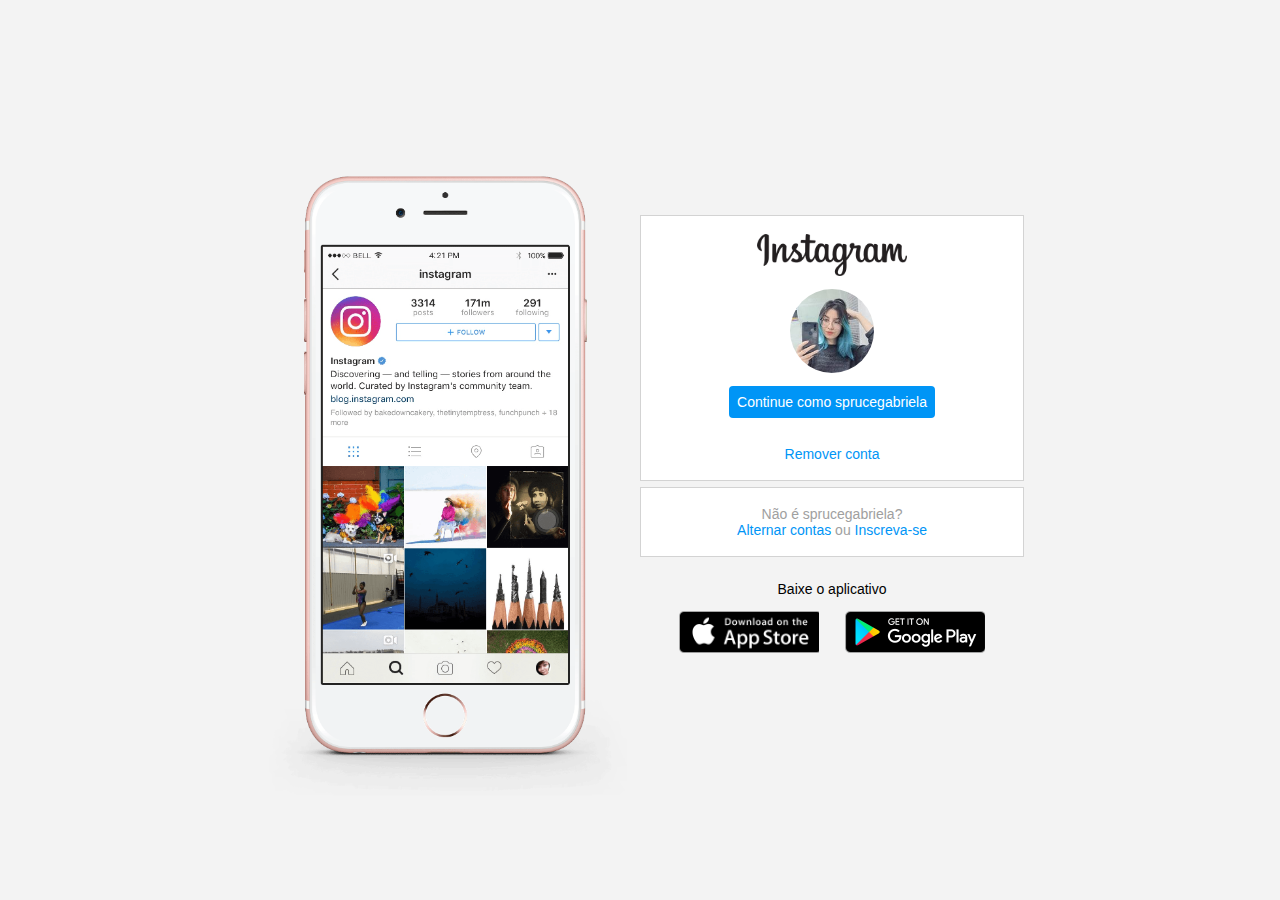
<file: Módulo 2 - HTML-CSS-JS/instagram-dio-master/index.html>
<!DOCTYPE html>
<html lang="en">
<head>
    <meta charset="UTF-8">
    <meta name="viewport" content="width=device-width, initial-scale=1.0">
    <link rel="stylesheet" href="style.css">
    <title>Instagram</title>
</head>
<body>
    <div class="instagram-wrapper">
        <div class="instagram-phone">
            <img src="./img/instagram-celular.png" alt="celular">
        </div>
        <div class="instagram-continue">
            <div class="group">
                <img src="./img/instagram-logo.png" class="instagram-logo" alt="instagram logo">
                <div class="profile-photo">
                    <img src="./img/perfil-instagram.jpg" alt="foto de perfil">
                </div>
                <a href="#" class="instagram-login">Continue como sprucegabriela</a>
                <a href="#" class="instagram-logout">Remover conta</a>
            </div>
            <div class="group">
                <p class="not-account">Não é sprucegabriela?</p>
                <p class="not-account">
                    <span class="link-blue">Alternar contas</span>
                    ou
                    <span class="link-blue">Inscreva-se</span>
                </p>
            </div>
            <div class="get-the-app">
                <p class="get-app">Baixe o aplicativo</p>
                <div class="download">
                    <a href="#" class="app-download"></a>
                    <a href="#" class="app-download"></a>
                </div>
            </div>
        </div>
    </div>
</body>
</html>
</file>
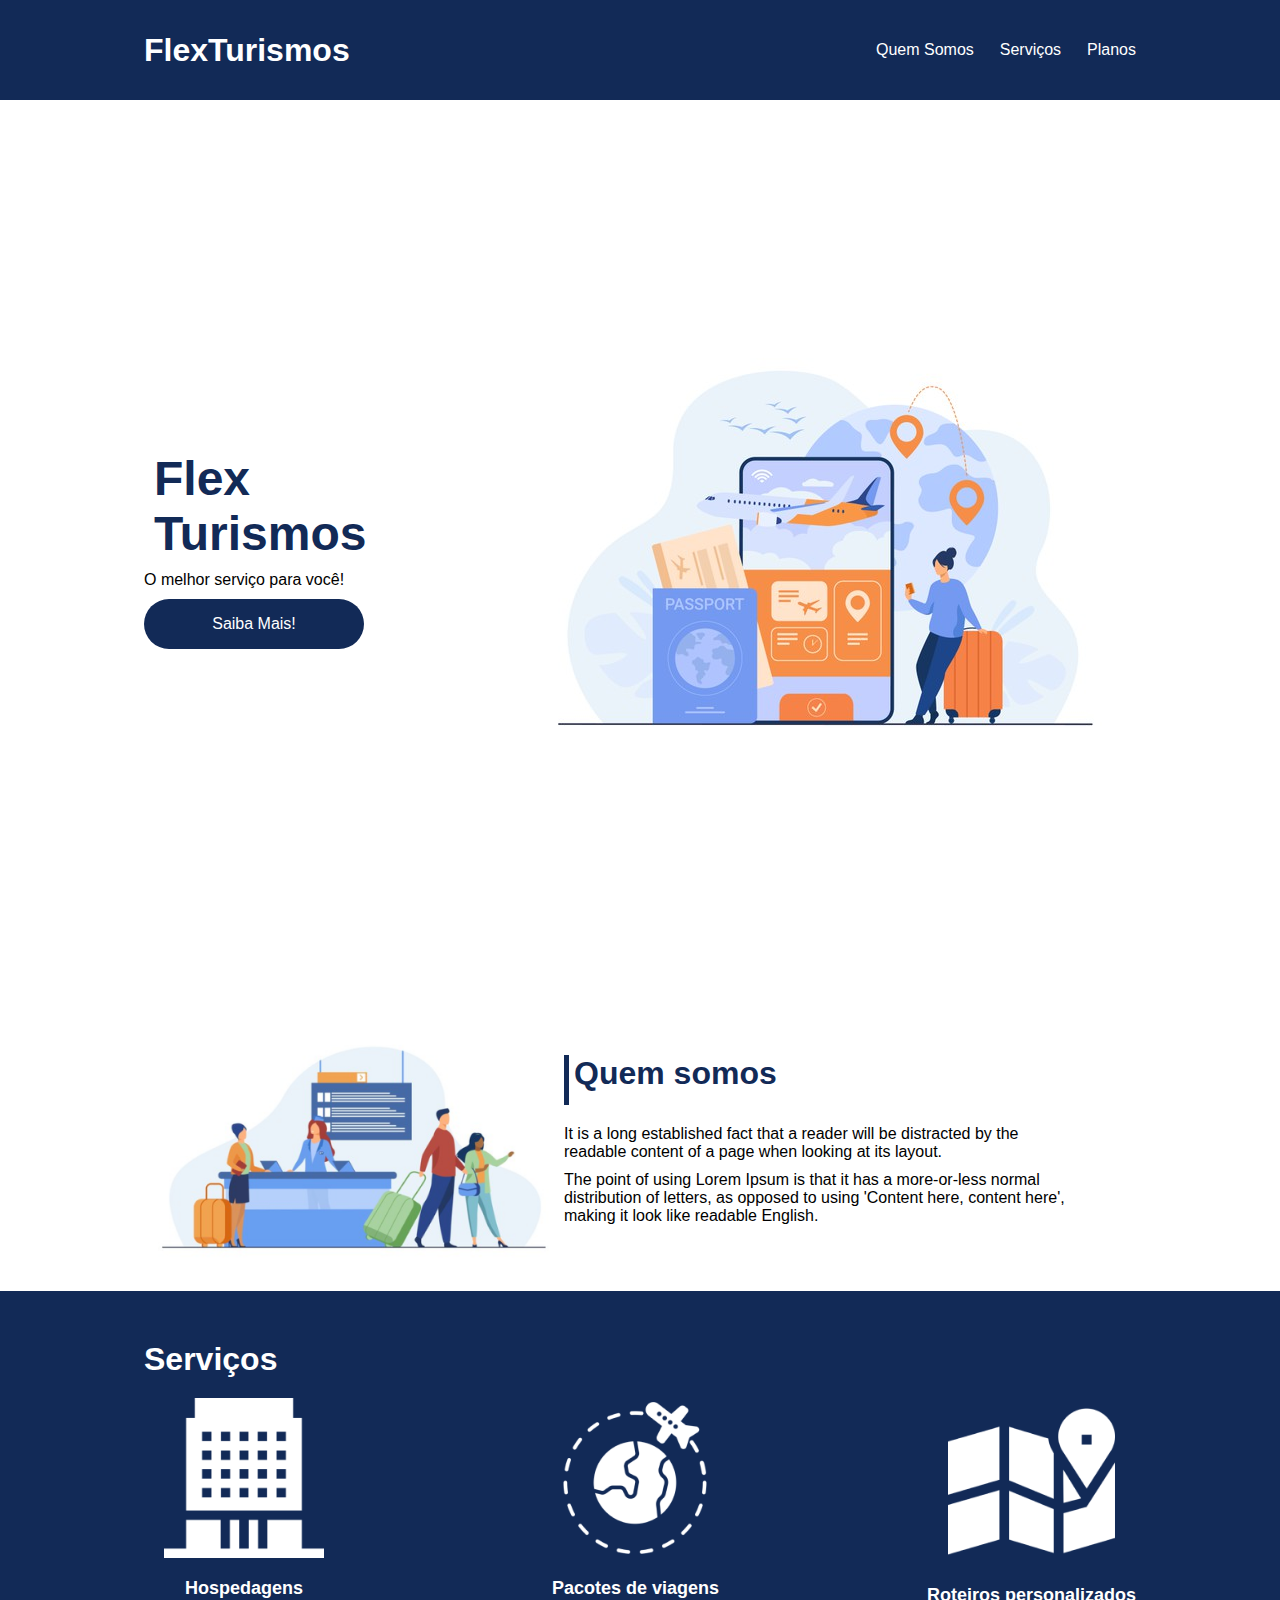
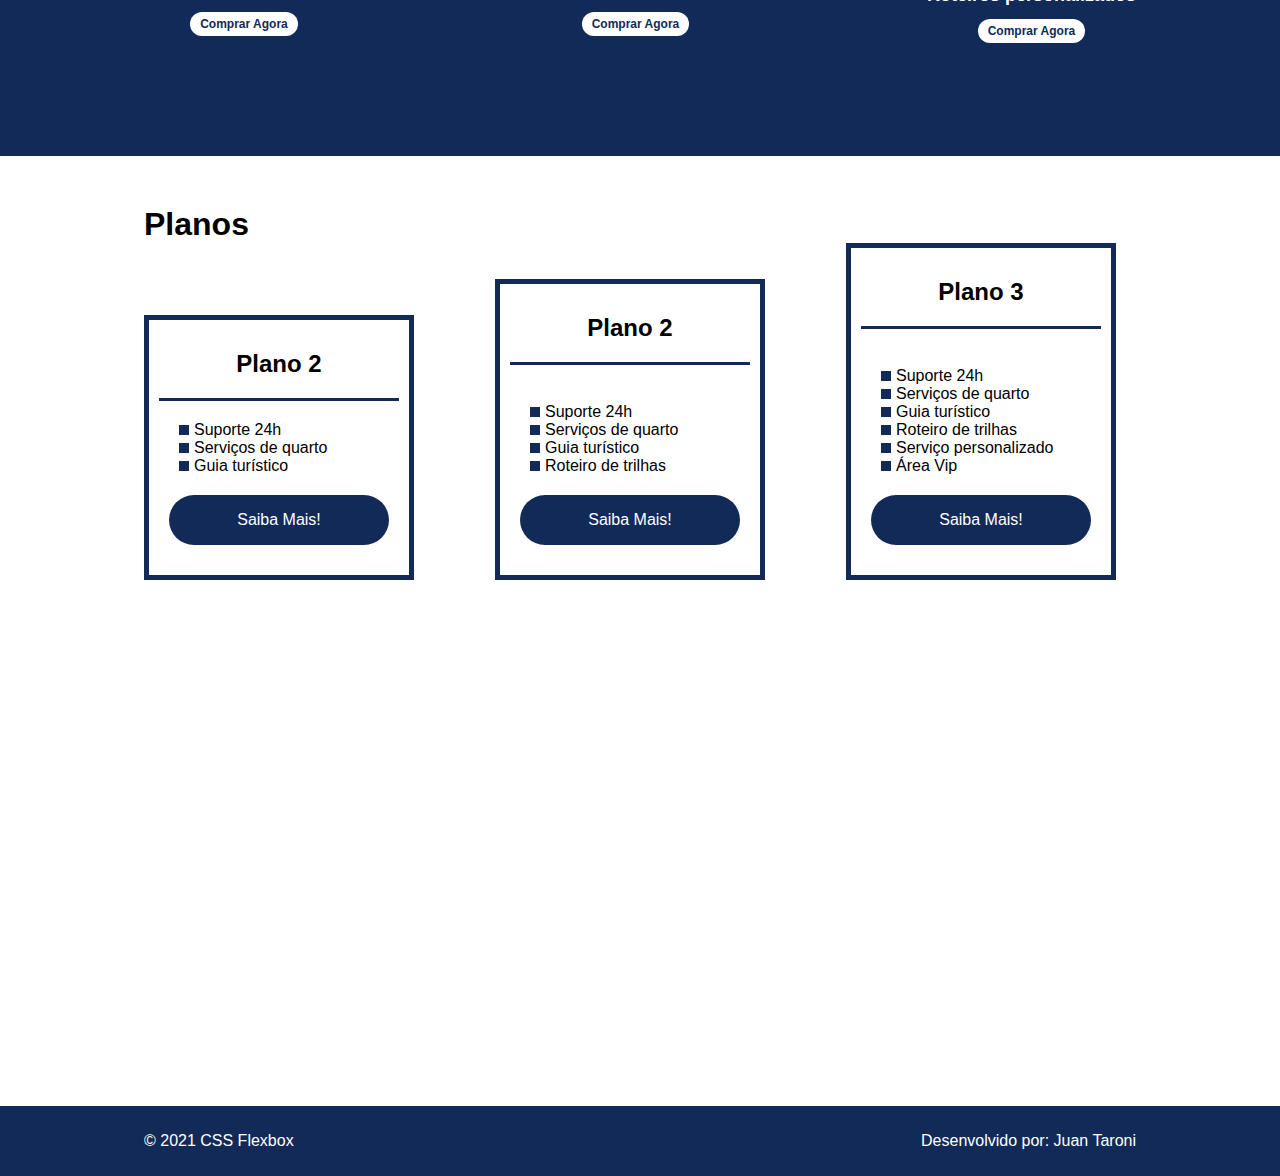
<file: Módulo 2 - HTML-CSS-JS/Posicionando Elementos com Flexbox em CSS/project-flexbox-dio-master/flex-projeto/index.html>
<!DOCTYPE html>
<html lang="pt-br">
<head>
    <meta charset="UTF-8">
    <meta name="viewport" content="width=device-width, initial-scale=1.0">
    <title>Flex Turismos</title>
    <link rel="stylesheet" href="./style.css">
    <link rel="preconnect" href="https://fonts.googleapis.com">
    <link rel="preconnect" href="https://fonts.gstatic.com" crossorigin>
    <link href="https://fonts.googleapis.com/css2?family=Open+Sans:ital,wght00,300;0,400;0,600;0,700;1,300;1,400;1,6006display=swap">
</head>
<body>
    <header>
        <div class="flex-container menu">
            <div><h1>FlexTurismos</h1></div>
            <ul class="list-items">
                <li><a href="#quem-somos">Quem Somos</a></li>
                <li><a href="#servicos">Serviços</a></li>
                <li><a href="#planos">Planos</a></li>
            </ul>
        </div>
    </header>

    <div class="flex-container apresentação">
        <div class="texto-apresentação">
            <h1>Flex <br>Turismos</h1>
            <p>O melhor serviço para você!</p>
            <a href="" class="btn">Saiba Mais!</a>
        </div>

        <div>
            <div><img src="./images/0-main.png" alt="banner de apresentação"></div>
        </div>
    </div>

    <div class="flex-container" id="quem-somos">
        <div>
            <h2>Quem somos</h2>
            <p>It is a long established fact that a reader will be distracted by the readable content of a page when looking at its layout. </p>
            <p>The point of using Lorem Ipsum is that it has a more-or-less normal distribution of letters, as opposed to using 'Content here, content here', making it look like readable English.</p>
        </div>

        <div>
            <img src="./images/1-quem-somos.png" alt="balcão de atendimento">
        </div>
    </div>

    <div class="container-externo">
        <div class="flex-container" id="serviços">
            <div>
                <h2>Serviços</h2>
            </div>

            <div class="list-serviços">
                <div class="item-serviço">
                    <div><img src="./images/icon-2.png" alt="hospedagens"></div>
                    <p>Hospedagens</p>
                    <a href="#">Comprar Agora</a>
                </div>

                <div class="item-serviço">
                <div><img src="./images/icon-1.png" alt="pacote de viagens"></div>
                <p>Pacotes de viagens</p>
                <a href="#">Comprar Agora</a>
                </div>

                <div class="item-serviço">
                    <div><img src="./images/icon-3.png" alt="roteiros personalizados"></div>
                    <p>Roteiros personalizados</p>
                    <a href="#">Comprar Agora</a>
                </div>

            </div>
        </div>
    </div>


    <div class="flex-container" id="planos">
        
        <div><h2>Planos</h2></div>
        
        <div class="list-planos">
            <div class="item-plano">
                <h3>Plano 2</h3>
                <ul>
                    <li>Suporte 24h</li>
                    <li>Serviços de quarto</li>
                    <li>Guia turístico</li>
                </ul>
                <a href="#" class="btn">Saiba Mais!</a>
            </div>

            <div class="item-plano">
                <h3>Plano 2</h3>
                <br>
                <ul>
                    <li>Suporte 24h</li>
                    <li>Serviços de quarto</li>
                    <li>Guia turístico</li>
                    <li>Roteiro de trilhas</li>
                </ul>
                <a href="#" class="btn">Saiba Mais!</a>
            </div>

            <div class="item-plano">
                <h3>Plano 3</h3>
                <br>
                <ul>
                    <li>Suporte 24h</li>
                    <li>Serviços de quarto</li>
                    <li>Guia turístico</li>
                    <li>Roteiro de trilhas</li>
                    <li>Serviço personalizado</li>
                    <li>Área Vip</li>
                </ul>
                <a href="#" class="btn">Saiba Mais!</a>
            </div>
        </div>
    </div>

    <footer>
        <div class="flex-container footer">
            <p>&copy; 2021 CSS Flexbox</p>
            <p>Desenvolvido por: Juan Taroni</p>
        </div>
    </footer>
</body>
</html>
</file>
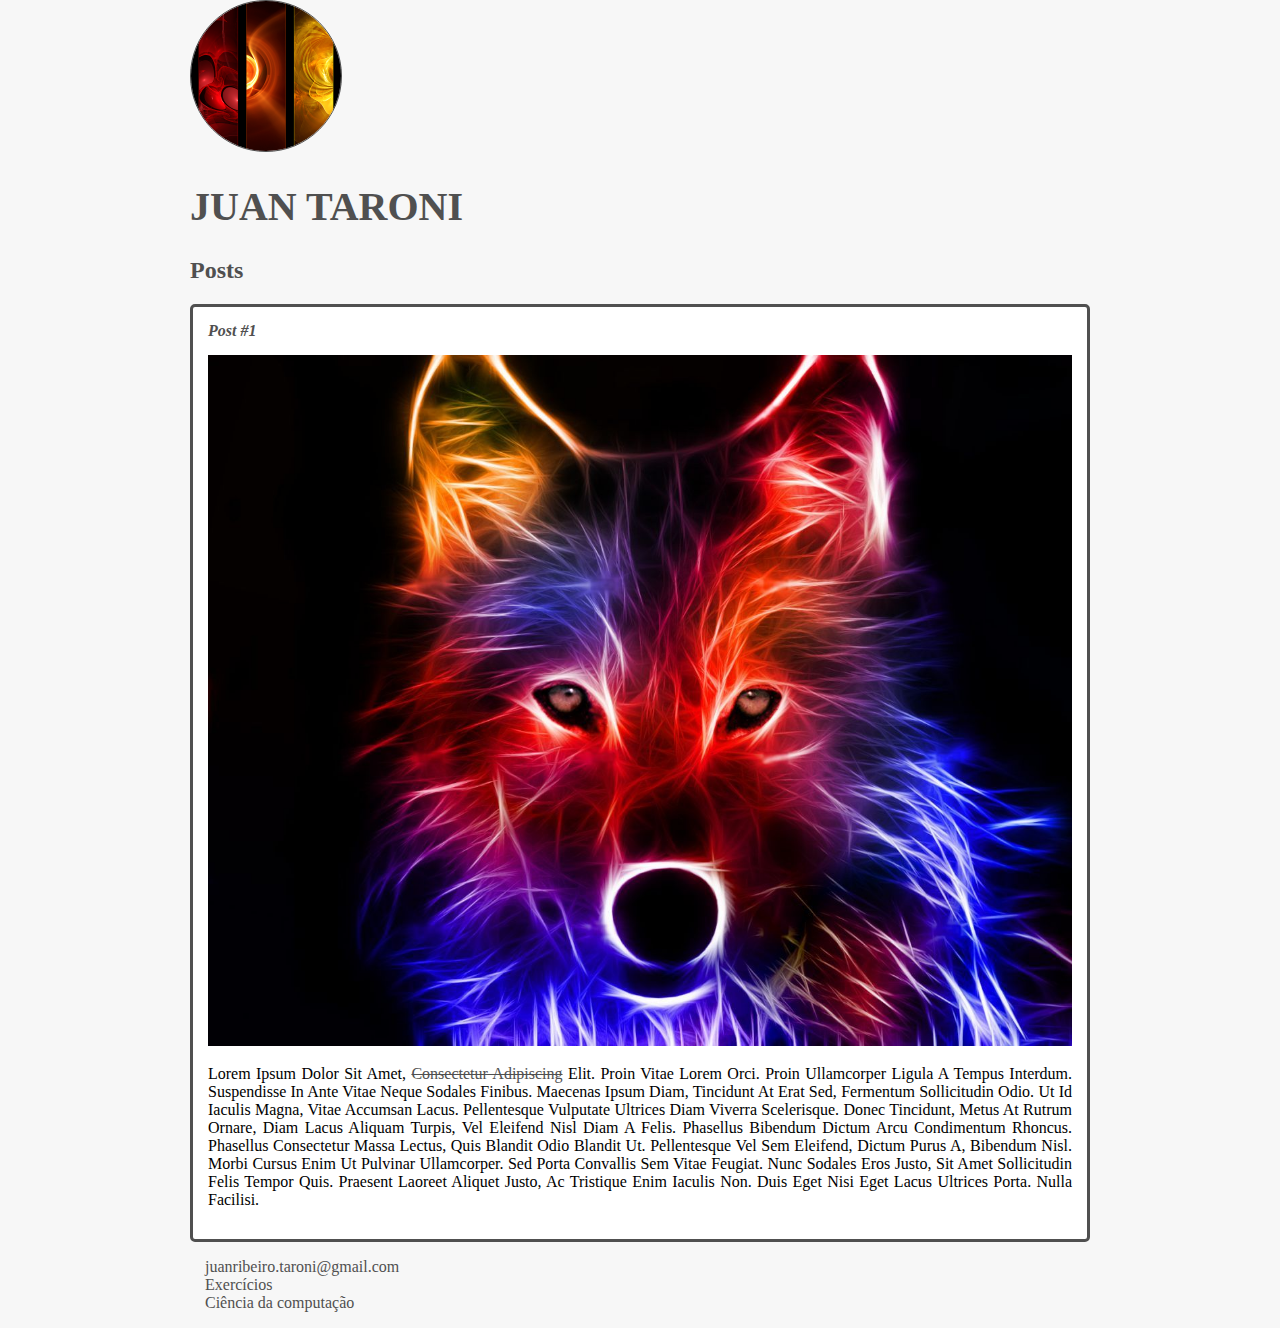
<file: Módulo 2 - HTML-CSS-JS/Introdução ao HTML 5.html>
<!DOCTYPE html>
<html>
    <head>
        <meta charset="utf-8">
        <title>Juan Taroni</title>
        <link rel="stylesheet" href="style.css">
    </head>
    <body>
        <header>
            <img src="cropped-150-150-8788.png" alt="Abstração de cores quentes" class="photo">
            <h1 id="title">Juan Taroni</h1>
        </header>
        <section>
            <header>
                <h2 class="subtitle">Posts</h2>
            </header>
            <article class="post">
                <header>
                    <h3 class="post_title">Post #1</h3>
                    <img src="e4342a4e0e968344b75cf50cf1936c09.jpg" alt="Lobo em neon" class="post_image">
                </header>
                <p class="post_content">
                    Lorem ipsum dolor sit amet, <a href="https://pt.lipsum.com/feed/html" target="_blank">consectetur adipiscing</a> elit. Proin vitae lorem orci. Proin ullamcorper ligula a tempus interdum. Suspendisse in ante vitae neque sodales finibus. Maecenas ipsum diam, tincidunt at erat sed, fermentum sollicitudin odio. Ut id iaculis magna, vitae accumsan lacus. Pellentesque vulputate ultrices diam viverra scelerisque. Donec tincidunt, metus at rutrum ornare, diam lacus aliquam turpis, vel eleifend nisl diam a felis. Phasellus bibendum dictum arcu condimentum rhoncus. Phasellus consectetur massa lectus, quis blandit odio blandit ut. Pellentesque vel sem eleifend, dictum purus a, bibendum nisl. Morbi cursus enim ut pulvinar ullamcorper. Sed porta convallis sem vitae feugiat. Nunc sodales eros justo, sit amet sollicitudin felis tempor quis. Praesent laoreet aliquet justo, ac tristique enim iaculis non. Duis eget nisi eget lacus ultrices porta. Nulla facilisi.
                </p>
            </article>
        </section>
        <footer>
            <ul class="list">
                <li>
                    <a href="mailto:juanribeiro.taroni@gmail.com">juanribeiro.taroni@gmail.com</a>
                    
                </li>
                <li>
                    <a href="https://soexercicios.com.br/">Exercícios</a>
                </li>
                <li>
                    <a href="https://www.computersciencemaster.com.br/">Ciência da computação</a>
                </li>
            </ul>
        </footer>
    </body>
</html>
</file>
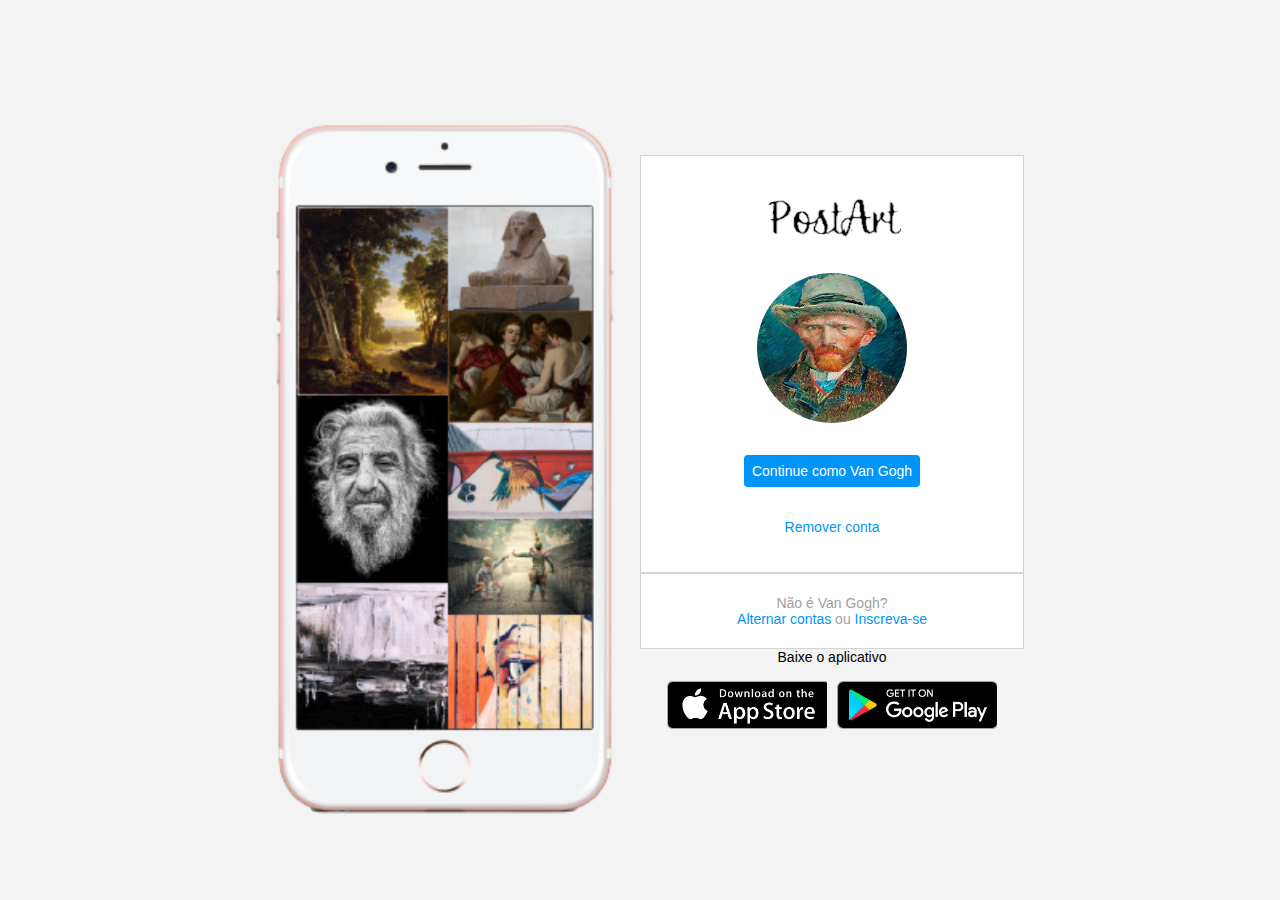
<file: Módulo 2 - HTML-CSS-JS/Projeto Recriando a Interface do Instagram/Post-art(recriando-login-page-do-instagram).html>
<!DOCTYPE html>
<html lang="en">
<head>
    <meta charset="UTF-8">
    <meta name="viewport" content="width=device-width, initial-scale=1.0">
    <link rel="stylesheet" href="style0.css">
    <title>Post-art</title>
</head>
<body>
    <div class="postart-wrapper">
        <div class="postart-celular">
            <img src="./Imagens/Imagem-celular-postart-removebg-preview.png" alt="Celular">
        </div>
        <div class="postart-login">
            <div class="grupo">
                <img src="./Imagens/PostArt-removebg-preview.png" class="postart-logo" alt="postart logo">
                <div class="perfil">
                    <img src="./Imagens/perfil.jpg" alt="Perfil">
                </div>
                <a href="#" class="Continue">Continue como Van Gogh</a>
                <a href="#" class="LogOut">Remover conta</a>
            </div>
            <div class="grupo">
                <p class="sem-conta">Não é Van Gogh?</p>
                <p class="sem-conta">
                    <span class="link">Alternar contas</span>
                    ou
                    <span class="link">Inscreva-se</span>
                </p>
            </div>
            <div class="baixe-o-app">
                <p class="baixe">Baixe o aplicativo</p>
                <div class="download">
                    <a href="#" class="app-download"></a>
                    <a href="#" class="app-download"></a>
                </div>
            </div>    
        </div>
    </div>
</body>
</html>
</file>
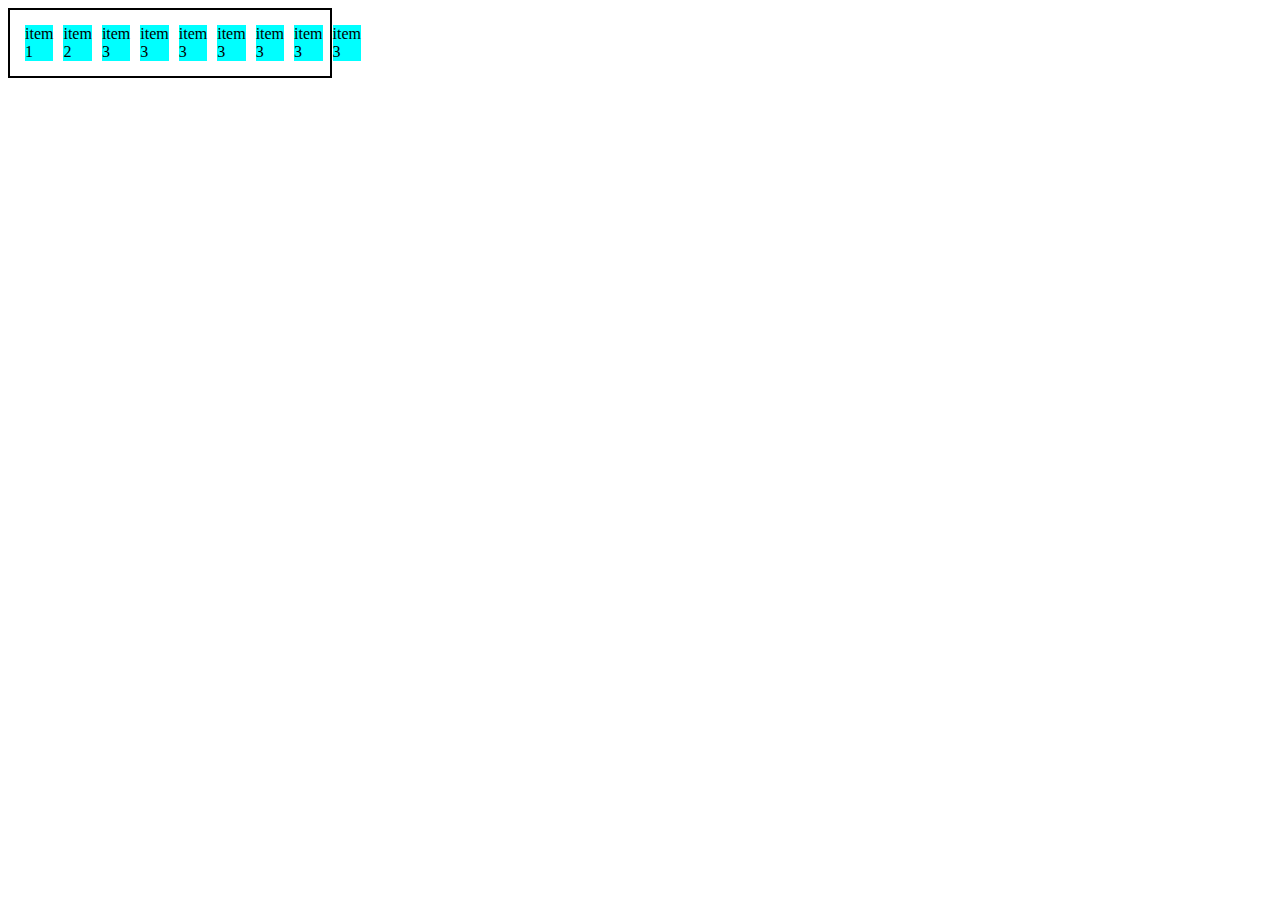
<file: Módulo 2 - HTML-CSS-JS/Posicionando Elementos com Flexbox em CSS/project-flexbox-dio-master/0-display-flex.html>
<!DOCTYPE html>
<html lang="en">
<head>
    <meta charset="UTF-8">
    <meta name="viewport" content="width=device-width, initial-scale=1.0">
    <title>Fundamentos - display flex</title>
    <style>
        .flex{
            max-width: 300px;
            padding: 10px;
            border: 2px solid black;
            display: flex;
        }

        .item{
            background-color: aqua;
            margin: 5px;
        }
    </style>
</head>
<body>
    <div class="flex">
        <div class="item">item 1</div>
        <div class="item">item 2</div>
        <div class="item">item 3</div>
        <div class="item">item 3</div>
        <div class="item">item 3</div>
        <div class="item">item 3</div>
        <div class="item">item 3</div>
        <div class="item">item 3</div>
        <div class="item">item 3</div>
    </div>
</body>
</html>
</file>
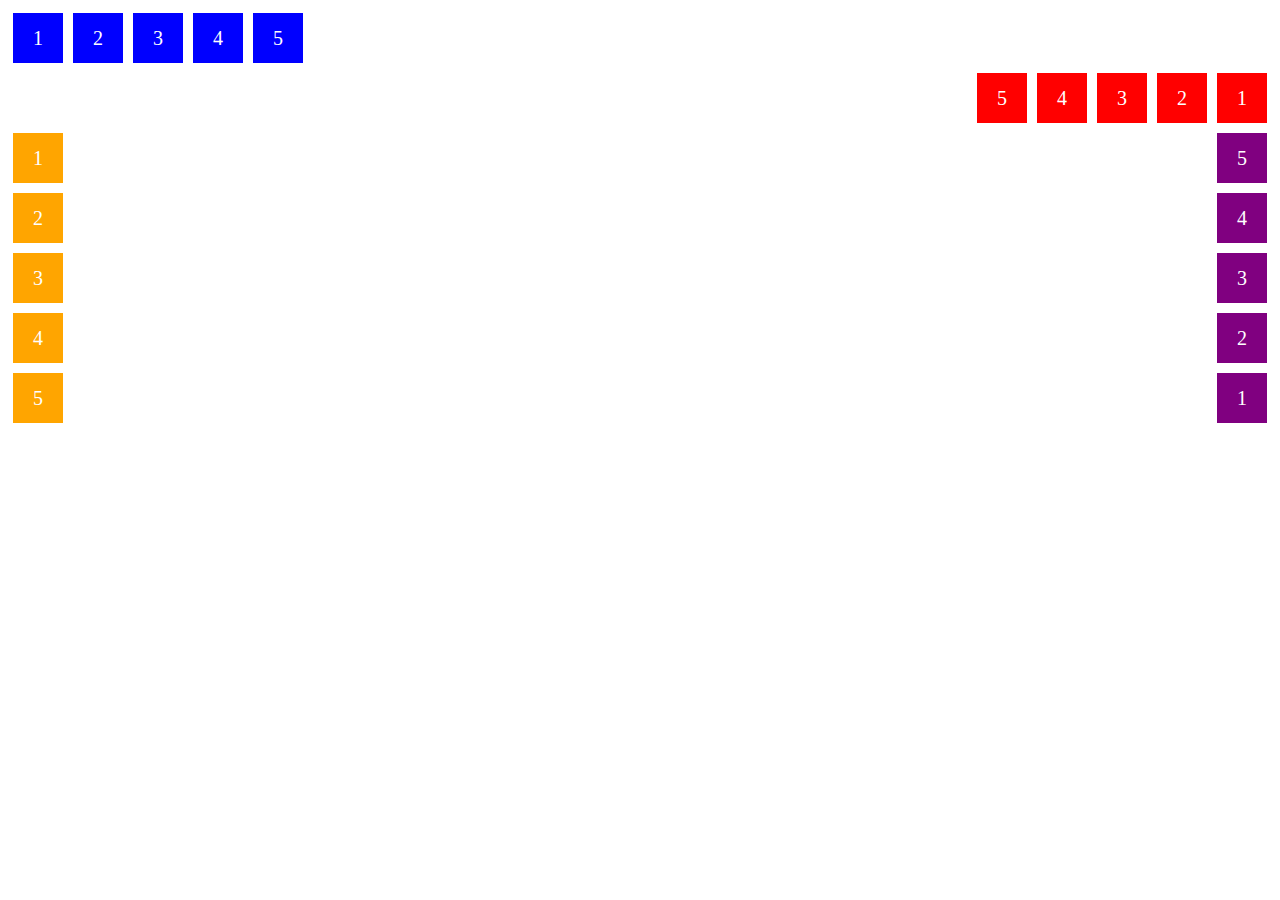
<file: Módulo 2 - HTML-CSS-JS/Posicionando Elementos com Flexbox em CSS/project-flexbox-dio-master/1-flex-direction.html>
<!DOCTYPE html>
<html lang="en">
<head>
    <meta charset="UTF-8">
    <meta name="viewport" content="width=device-width, initial-scale=1.0">
    <title>Fundamentos - Flex direction</title>

    <style>
        .flex-container{
            margin: 0;
            padding: 0;
            display: flex;
            list-style: none;
        }

        .flex-item{
            background: blue;
            height: 50px;
            width: 50px;
            line-height: 50px;
            font-size: 20px;
            color: white;
            text-align: center;
            margin: 5px;
        }

        .row{
            flex-direction: row;
        }

        .row-reverse{
            flex-direction: row-reverse;
        }

        .row-reverse li{
            background-color: red;
        }

        .column{
            float: left;
            flex-direction: column;
        }

        .column li{
            background: orange;
        }

        .column-reverse{
            float: right;
            flex-direction: column-reverse;
        }

        .column-reverse li{
            background: purple;
        }

    </style>
</head>
<body>
    <ul class="flex-container row">
        <li class="flex-item">1</li>
        <li class="flex-item">2</li>
        <li class="flex-item">3</li>
        <li class="flex-item">4</li>
        <li class="flex-item">5</li>
    </ul>

    <ul class="flex-container row-reverse">
        <li class="flex-item">1</li>
        <li class="flex-item">2</li>
        <li class="flex-item">3</li>
        <li class="flex-item">4</li>
        <li class="flex-item">5</li>
    </ul>

    <ul class="flex-container column">
        <li class="flex-item">1</li>
        <li class="flex-item">2</li>
        <li class="flex-item">3</li>
        <li class="flex-item">4</li>
        <li class="flex-item">5</li>
    </ul>

    <ul class="flex-container column-reverse">
        <li class="flex-item">1</li>
        <li class="flex-item">2</li>
        <li class="flex-item">3</li>
        <li class="flex-item">4</li>
        <li class="flex-item">5</li>
    </ul>
</body>
</html>
</file>
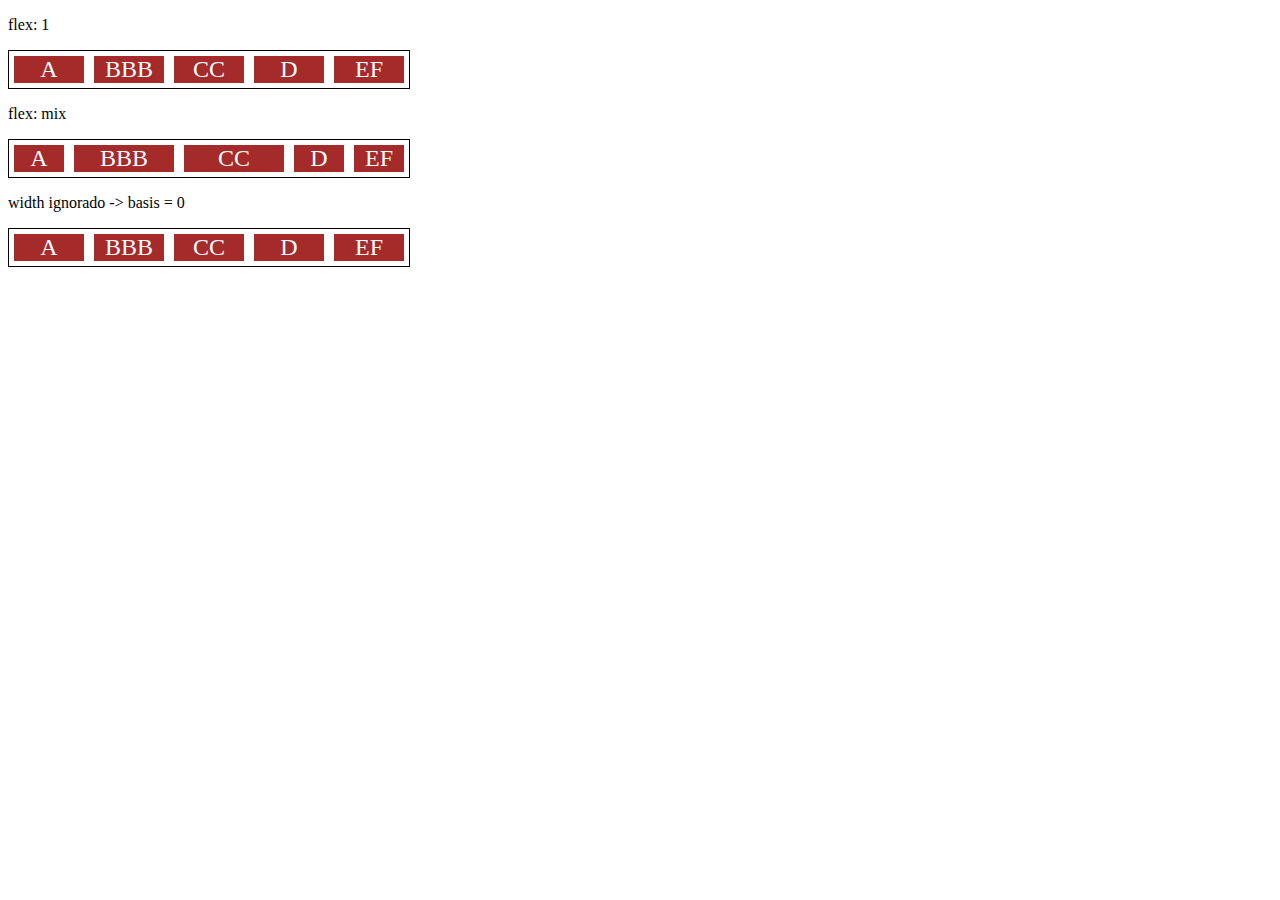
<file: Módulo 2 - HTML-CSS-JS/Posicionando Elementos com Flexbox em CSS/project-flexbox-dio-master/10-flex.html>
<!DOCTYPE html>
<html lang="en">
<head>
    <meta charset="UTF-8">
    <meta name="viewport" content="width=device-width, initial-scale=1.0">
    <title>Fundamentos - flex</title>
    <style>
        .flex-container{
            display: flex;
            border: 1px solid black;
            max-width: 400px;
            margin-bottom: 10px;
        }

        .item{
            background-color: brown;
            color: white;
            font-size: 24px;
            text-align: center;
            margin: 5PX;
        }

        .flex-1{
            flex: 1; 
            /* grow = 1, shrink = 1, basis = 0 */
        }

        .largura{
            width: 200px;
            /* min-width: 250px; */
        }

        .flex-2{
            flex: 2; 
            /* grow = 2, shrink = 1, basis = 0 */
        }

    </style>
</head>
<body>
    <p>flex: 1</p>
    <div class="flex-container">
        <div class="item flex-1">A</div>
        <div class="item flex-1">BBB</div>
        <div class="item flex-1">CC</div>
        <div class="item flex-1">D</div>
        <div class="item flex-1">EF</div>
    </div>

    <p>flex: mix</p>
    <div class="flex-container">
        <div class="item flex-1">A</div>
        <div class="item flex-2">BBB</div>
        <div class="item flex-2">CC</div>
        <div class="item flex-1">D</div>
        <div class="item flex-1">EF</div>
    </div>

    <p>width ignorado -> basis = 0</p>

    <div class="flex-container">
        <div class="item flex-1 largura">A</div>
        <div class="item flex-1 largura">BBB</div>
        <div class="item flex-1 largura">CC</div>
        <div class="item flex-1 largura">D</div>
        <div class="item flex-1 largura">EF</div>
    </div>
</body>
</html>
</file>
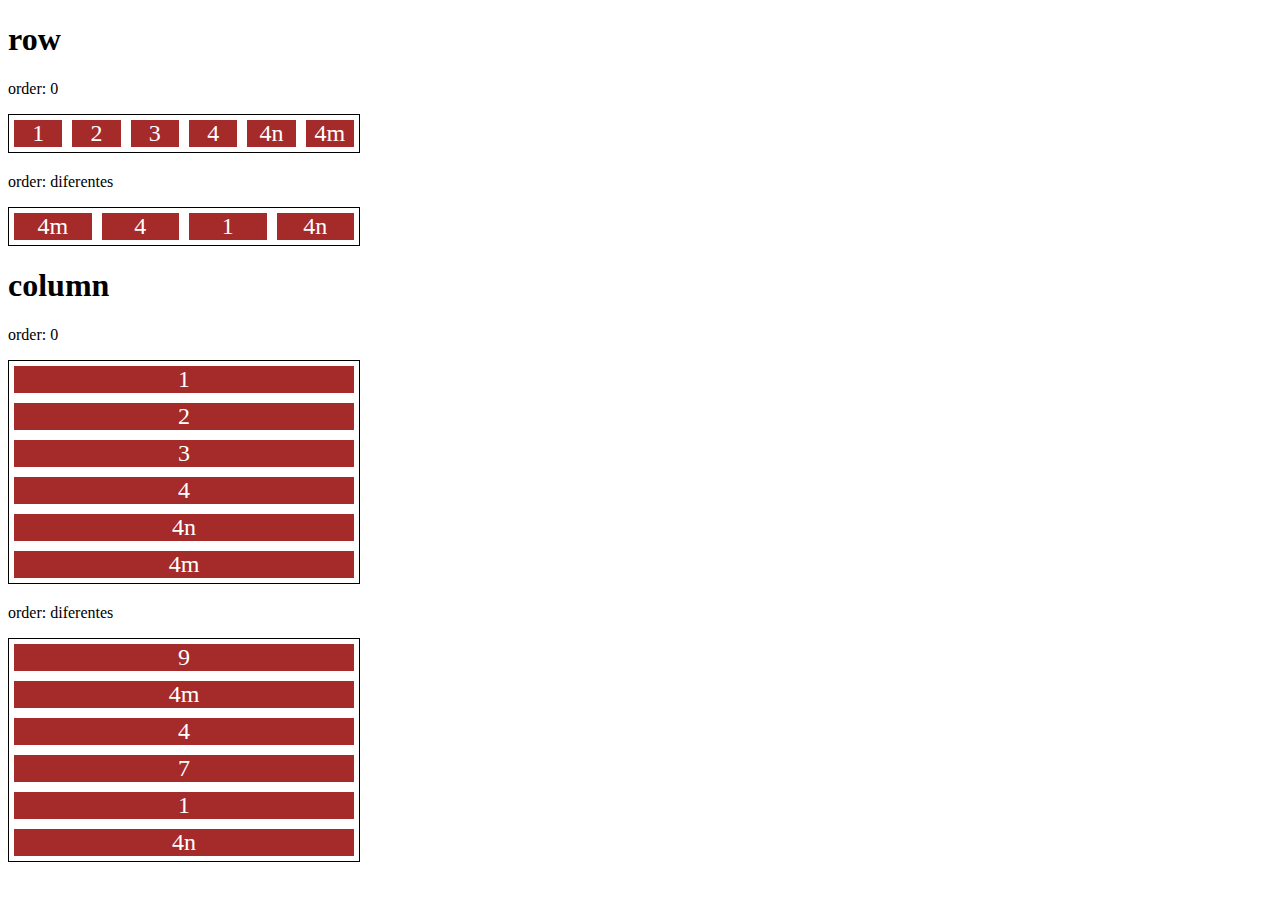
<file: Módulo 2 - HTML-CSS-JS/Posicionando Elementos com Flexbox em CSS/project-flexbox-dio-master/11-order.html>
<!DOCTYPE html>
<html lang="en">
<head>
    <meta charset="UTF-8">
    <meta name="viewport" content="width=device-width, initial-scale=1.0">
    <title>Fundamentos - order</title>

    <style>
        .flex-container{
            display: flex;
            max-width: 350px;
            border: 1px solid black;
            margin-bottom: 20px;
        }

        .item{
            flex: 1;
            background: brown;
            color: white;
            text-align: center;
            font-size: 24px;
            margin: 5px;
        }
        .o1{
            order: 1;
        }

        .o2{
            order: 2;
        }

        .o3{
            order: 3;
        }

        .o4{
            order: 4;
        }

        .direction{
            flex-direction: column;
        }
    </style>
</head>
<body>
    <h1>row</h1>
    <p>order: 0</p>
    <div class="flex-container">
        <div class="item">1</div>
        <div class="item">2</div>
        <div class="item">3</div>
        <div class="item">4</div>
        <div class="item">4n</div>
        <div class="item">4m</div>
    </div>

    <p>order: diferentes</p>
    <div class="flex-container">
        <div class="item o3">1</div>
        <div class="item o2">4</div>
        <div class="item o3">4n</div>
        <div class="item o1">4m</div>
    </div>


    <h1>column</h1>
    <p>order: 0</p>
    <div class="flex-container direction">
        <div class="item">1</div>
        <div class="item">2</div>
        <div class="item">3</div>
        <div class="item">4</div>
        <div class="item">4n</div>
        <div class="item">4m</div>
    </div>

    <p>order: diferentes</p>
    <div class="flex-container direction">
        <div class="item o3">7</div>
        <div class="item o1">9</div>
        <div class="item o3">1</div>
        <div class="item o2">4</div>
        <div class="item o3">4n</div>
        <div class="item o1">4m</div>
    </div>
</body>
</html>
</file>
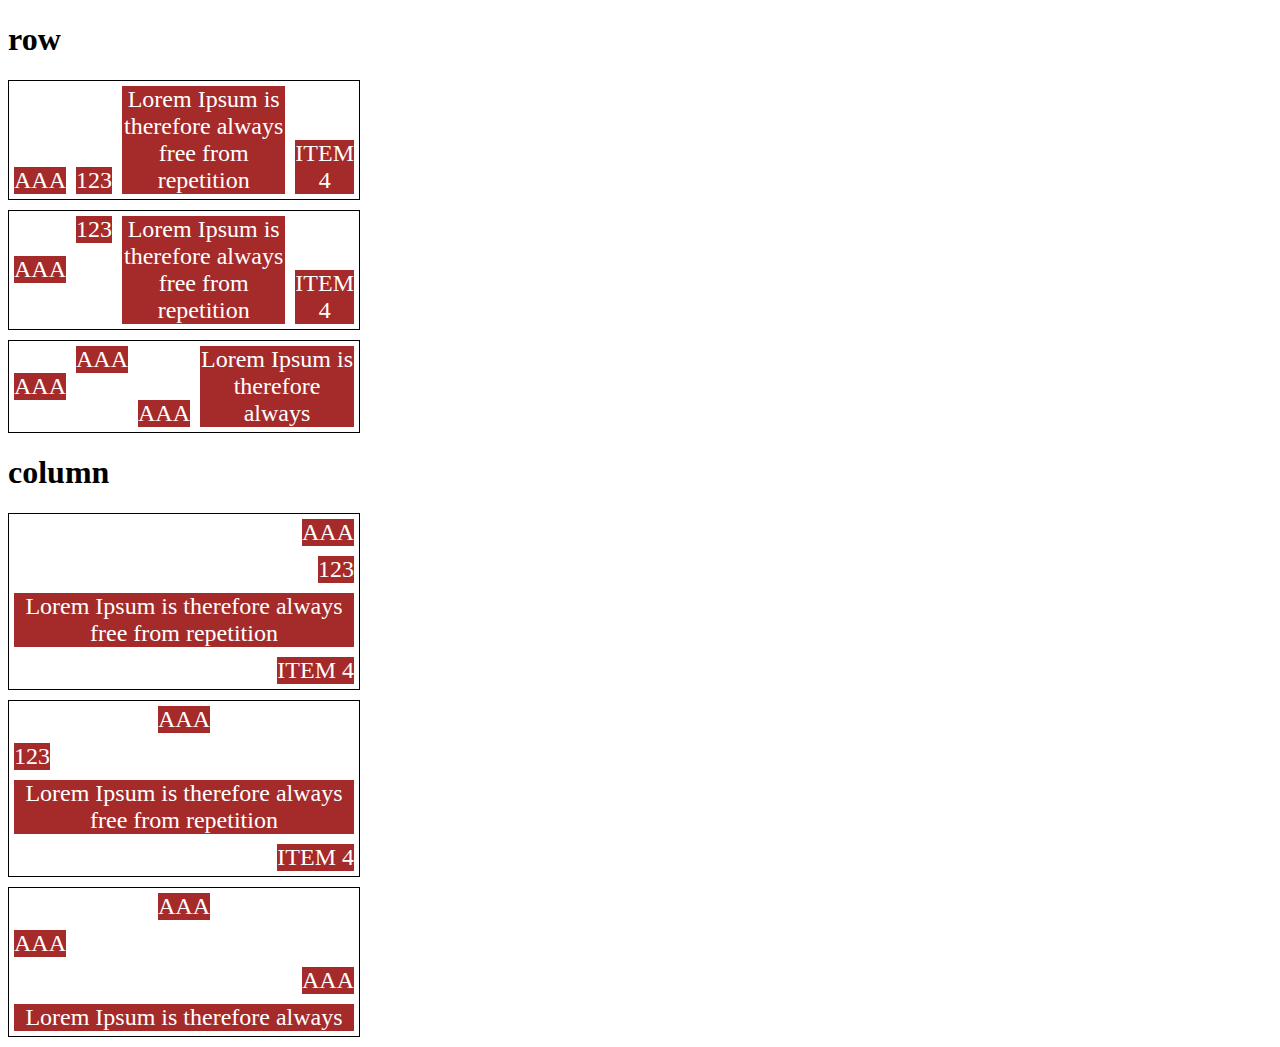
<file: Módulo 2 - HTML-CSS-JS/Posicionando Elementos com Flexbox em CSS/project-flexbox-dio-master/13-align-self.html>
<!DOCTYPE html>
<html lang="en">
<head>
    <meta charset="UTF-8">
    <meta name="viewport" content="width=device-width, initial-scale=1.0">
    <title>Fundamnetos - align self</title>

    <style>
        .flex-container{
            max-width: 350px;
            border: 1px solid;
            margin-bottom: 10px;
            display: flex;
        }

        .align-container{
            align-items: flex-end;
        }

        .item{
            background-color: brown;
            color: white;
            font-size: 24px;
            text-align: center;
            margin: 5px;
        }

        .center{
            align-self: center;
        }

        .start{
            align-self: flex-start;
        }

        .end{
            align-self: flex-end;
        }

        .baseline{
            align-self: baseline;
        }

        .stretch{
            align-self: stretch;
        }

        .auto{
            align-self: auto;
        }

        .direction{
            flex-direction: column;
        }
    </style>
</head>
<body>

    <h1>row</h1>
    <section class="flex-container align-container">
        <div class="item auto">AAA</div>
        <div class="item auto">123</div>
        <div class="item auto">Lorem Ipsum is therefore always free from repetition</div>
        <div class="item auto">ITEM 4</div>
    </section>

    <section class="flex-container">
        <div class="item center">AAA</div>
        <div class="item start">123</div>
        <div class="item stretch">Lorem Ipsum is therefore always free from repetition</div>
        <div class="item end">ITEM 4</div>
    </section>

    <section class="flex-container">
        <div class="item center">AAA</div>
        <div class="item start">AAA</div>
        <div class="item end">AAA</div>
        <div class="item stretch">Lorem Ipsum is therefore always</div>
    </section>

    <h1>column</h1>

    <section class="flex-container align-container direction">
        <div class="item auto">AAA</div>
        <div class="item auto">123</div>
        <div class="item auto">Lorem Ipsum is therefore always free from repetition</div>
        <div class="item auto">ITEM 4</div>
    </section>

    <section class="flex-container direction">
        <div class="item center">AAA</div>
        <div class="item start">123</div>
        <div class="item stretch">Lorem Ipsum is therefore always free from repetition</div>
        <div class="item end">ITEM 4</div>
    </section>

    <section class="flex-container direction">
        <div class="item center">AAA</div>
        <div class="item start">AAA</div>
        <div class="item end">AAA</div>
        <div class="item stretch">Lorem Ipsum is therefore always</div>
    </section>
    
    
</body>
</html>
</file>
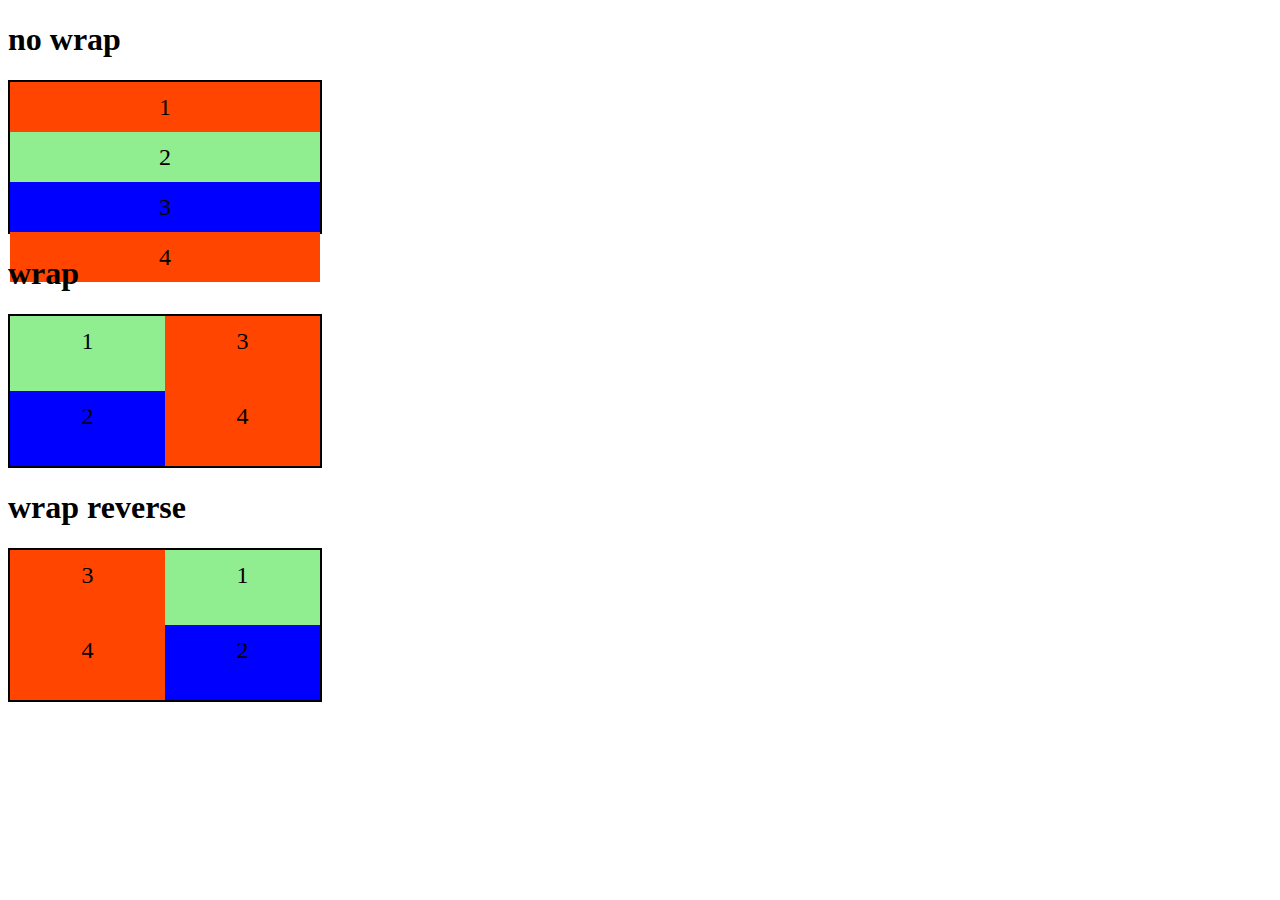
<file: Módulo 2 - HTML-CSS-JS/Posicionando Elementos com Flexbox em CSS/project-flexbox-dio-master/2-flex-wrap.html>
<!DOCTYPE html>
<html lang="en">
<head>
    <meta charset="UTF-8">
    <meta name="viewport" content="width=device-width, initial-scale=1.0">
    <title>Fundamentos - flex wrap</title>

    <style>
        .flex-container{
            display: flex;
            flex-direction: column;
            height: 150px;
            border: 2px solid black;
            max-width: 310px;
        }

        .item{
            font-size: 24px;
            height: 50%;
            text-align: center;
            min-width: 100px;
            line-height: 50px;
        }

        .nowrap{
            flex-wrap: nowrap;
        }

        .wrap{
            flex-wrap: wrap;
        }

        .wrap-reverse{
            flex-wrap: wrap-reverse;
        }

        .blue{
            background-color: blue;
        }

        .green{
            background-color: lightgreen;
        }

        .orange{
            background-color: orangered;
        }
    </style>
</head>
<body>
    <h1>no wrap</h1>

    <div class="flex-container nowrap">
        <div class="item orange">1</div>
        <div class="item green">2</div>
        <div class="item blue">3</div>
        <div class="item orange">4</div>
    </div>

    <h1>wrap</h1>

    <div class="flex-container wrap">
        <div class="item green">1</div>
        <div class="item blue">2</div>
        <div class="item orange">3</div>
        <div class="item orange">4</div>
    </div>

    <h1>wrap reverse</h1>

    <div class="flex-container wrap-reverse">
        <div class="item green">1</div>
        <div class="item blue">2</div>
        <div class="item orange">3</div>
        <div class="item orange">4</div>
    </div>


</body>
</html>
</file>
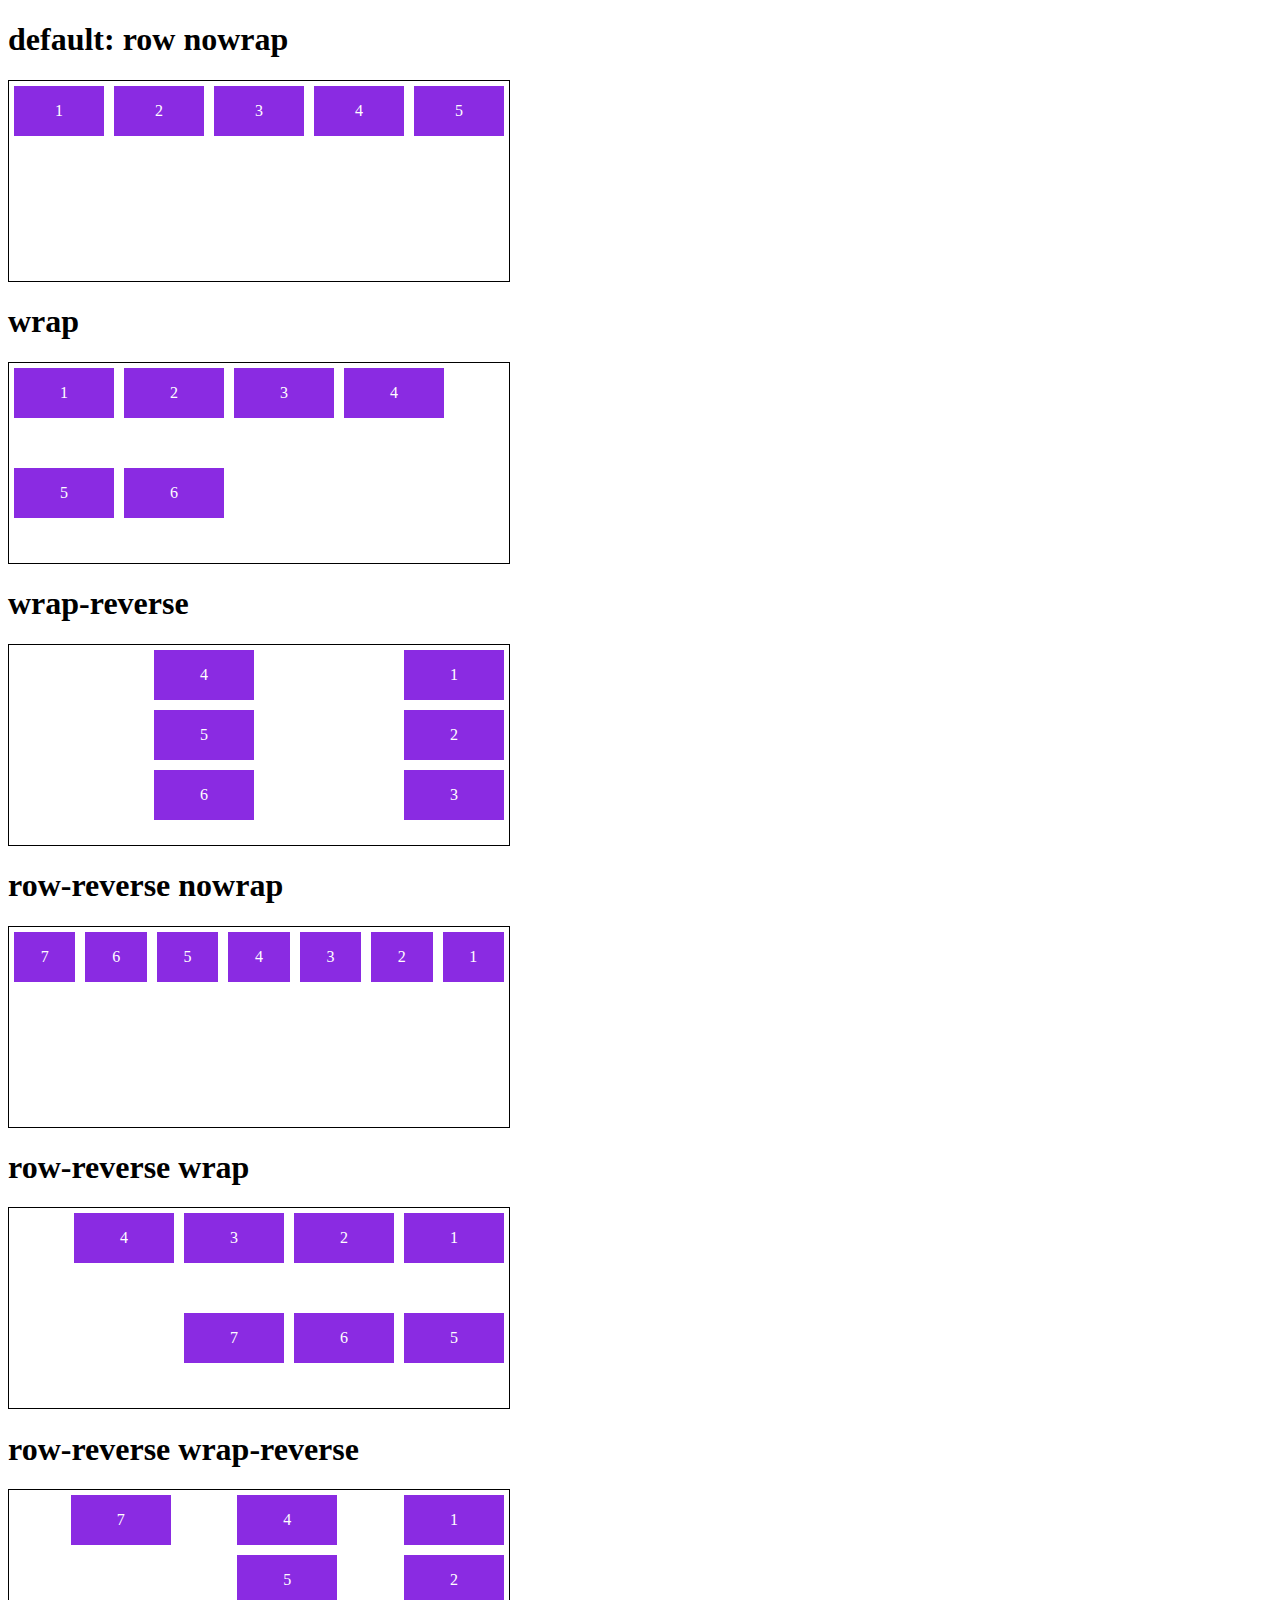
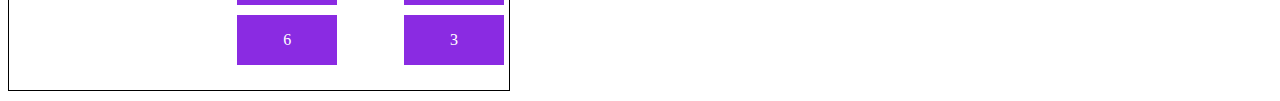
<file: Módulo 2 - HTML-CSS-JS/Posicionando Elementos com Flexbox em CSS/project-flexbox-dio-master/3-flex-flow.html>
<!DOCTYPE html>
<html lang="en">
<head>
    <meta charset="UTF-8">
    <meta name="viewport" content="width=device-width, initial-scale=1.0">
    <title>Fundamentos - flex flow</title>

    <style>
        .flex-container{
            display: flex;
            border: 1px solid black;
            max-width: 500px;
            margin-bottom: 10px;
            height: 200px;
        }

        .default{
            flex-flow: row nowrap;
        }

        .wrap{
            flex-flow: row wrap;
        }

        .wrap-reverse{
            flex-flow: column wrap-reverse;
        }

        .r-nowrap{
            flex-flow: row-reverse nowrap;
        }

        .r-wrap{
            flex-flow: row-reverse wrap;
        }

        .rr-wrap{
            flex-flow: column wrap-reverse;
        }

        .item{
            background-color: blueviolet;
            margin: 5px;
            color: white;
            text-align: center;
            width: 100px;
            height: 50px;
            line-height: 50px;
        }
    </style>
</head>
<body>
    <h1>default: row nowrap</h1>
    <div class="flex-container default">
        <div class="item">1</div>
        <div class="item">2</div>
        <div class="item">3</div>
        <div class="item">4</div>
        <div class="item">5</div>
    </div>

    <h1>wrap</h1>
    <div class="flex-container wrap">
        <div class="item">1</div>
        <div class="item">2</div>
        <div class="item">3</div>
        <div class="item">4</div>
        <div class="item">5</div>
        <div class="item">6</div>
    </div>

    <h1>wrap-reverse</h1>
    <div class="flex-container wrap-reverse">
        <div class="item">1</div>
        <div class="item">2</div>
        <div class="item">3</div>
        <div class="item">4</div>
        <div class="item">5</div>
        <div class="item">6</div>
    </div>

    <h1>row-reverse nowrap</h1>
    <div class="flex-container r-nowrap">
        <div class="item">1</div>
        <div class="item">2</div>
        <div class="item">3</div>
        <div class="item">4</div>
        <div class="item">5</div>
        <div class="item">6</div>
        <div class="item">7</div>
    </div>

    <h1>row-reverse wrap</h1>
    <div class="flex-container r-wrap">
        <div class="item">1</div>
        <div class="item">2</div>
        <div class="item">3</div>
        <div class="item">4</div>
        <div class="item">5</div>
        <div class="item">6</div>
        <div class="item">7</div>
    </div>

    <h1>row-reverse wrap-reverse</h1>
    <div class="flex-container rr-wrap">
        <div class="item">1</div>
        <div class="item">2</div>
        <div class="item">3</div>
        <div class="item">4</div>
        <div class="item">5</div>
        <div class="item">6</div>
        <div class="item">7</div>
    </div>
</body>
</html>
</file>
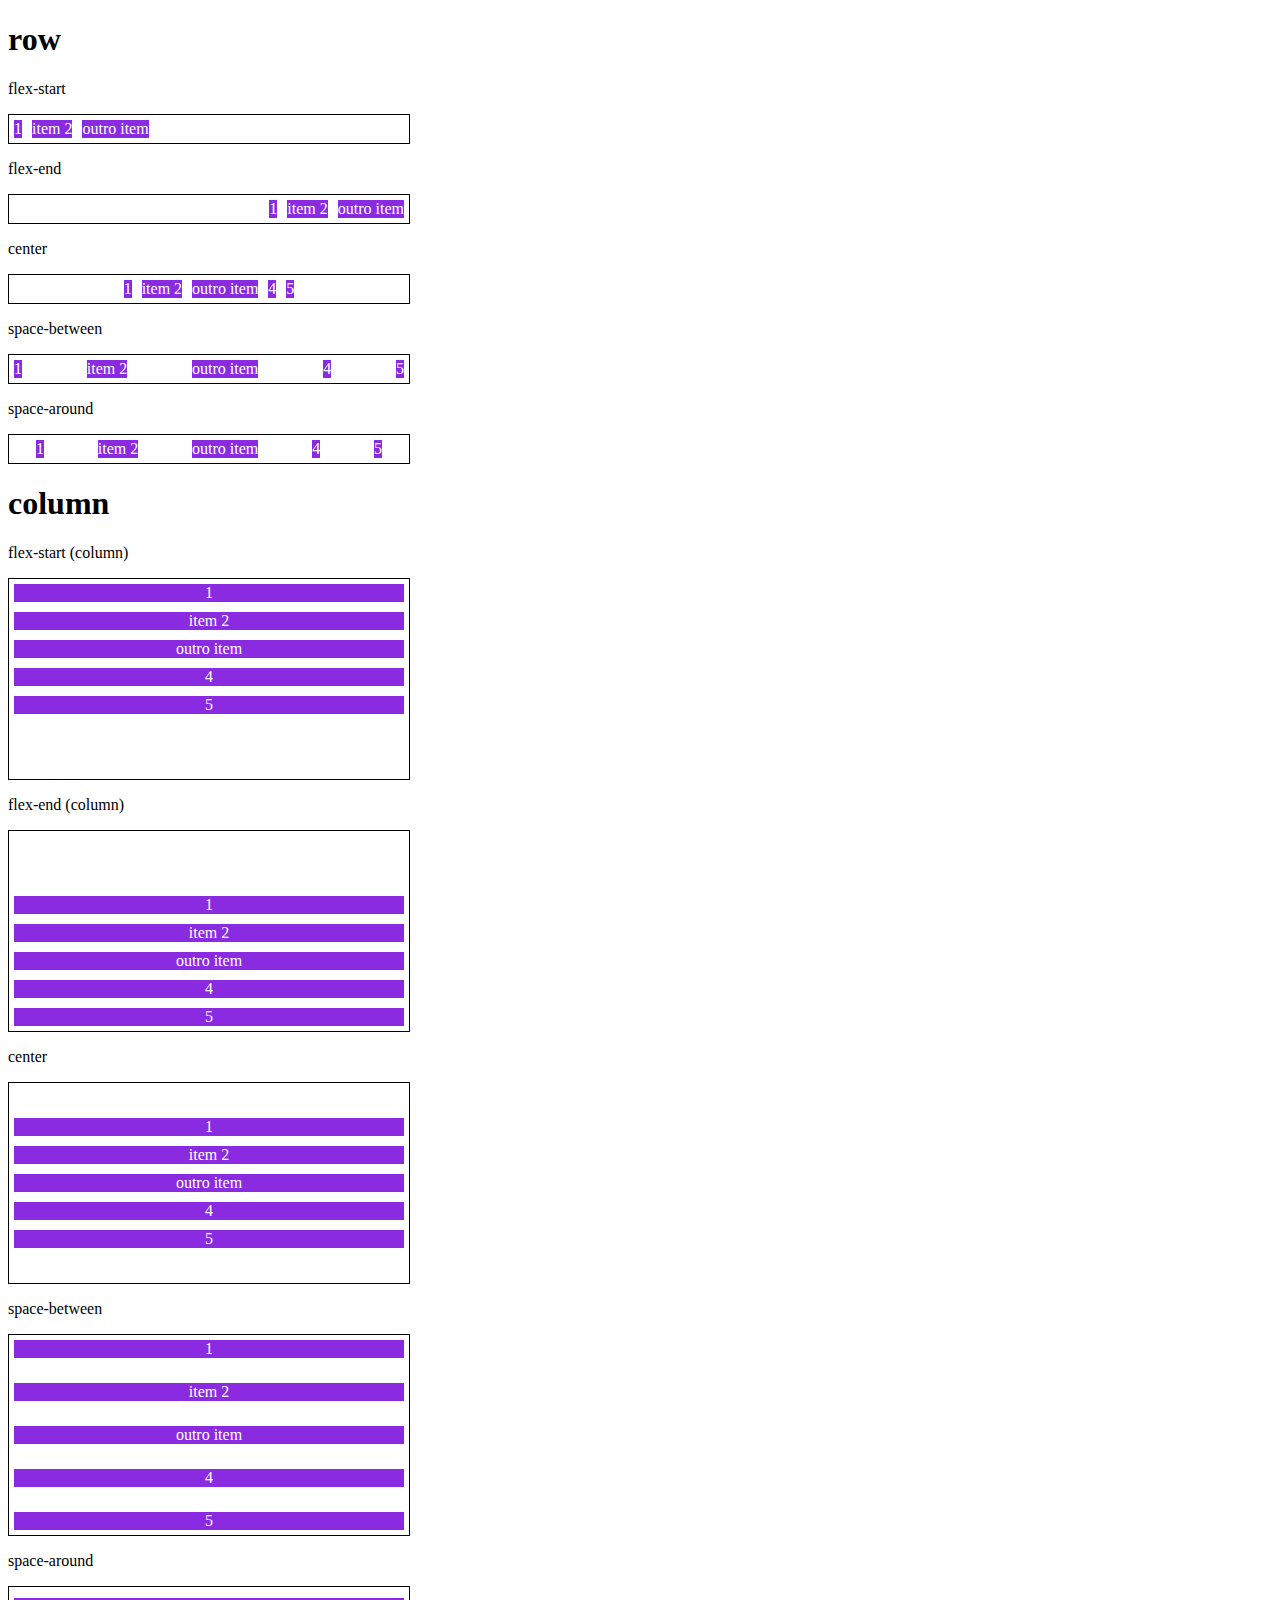
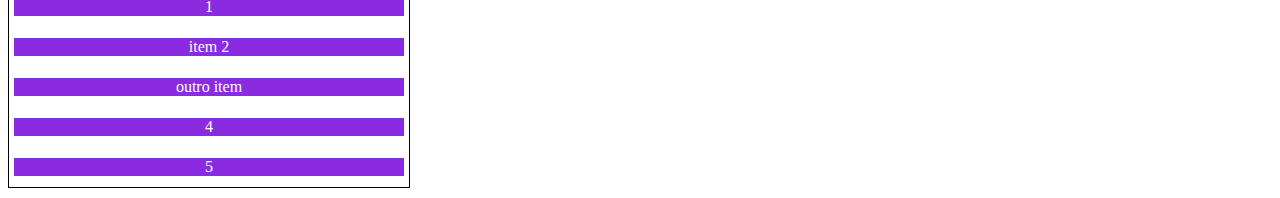
<file: Módulo 2 - HTML-CSS-JS/Posicionando Elementos com Flexbox em CSS/project-flexbox-dio-master/4-justify-content.html>
<!DOCTYPE html>
<html lang="en">
<head>
    <meta charset="UTF-8">
    <meta name="viewport" content="width=device-width, initial-scale=1.0">
    <title>Fundamentos - justify-content</title>
    <style>
        .container{
            max-width: 400px;
            border: 1px solid black;
            margin: 0;
            display: flex;
            margin-bottom: 10px;
        }

        .item{
            background-color: blueviolet;
            margin: 5px;
            text-align: center;
            color: white;
        }
        
        .flex-start{
            justify-content: flex-start;
        }

        .flex-end{
            justify-content: flex-end;
        }

        .center{
            justify-content: center;
        }

        .space-between{
            justify-content: space-between;
        }

        .space-around{
            justify-content: space-around;
        }

        .column{
            flex-direction: column;
            min-height: 200px;
        }
    </style>
</head>
<body>
    <h1>row</h1>
    <p>flex-start</p>
    <section class="container flex-start">
        <div class="item">1</div>
        <div class="item">item 2</div>
        <div class="item">outro item</div>
    </section>

    <p>flex-end</p>
    <section class="container flex-end">
        <div class="item">1</div>
        <div class="item">item 2</div>
        <div class="item">outro item</div>
    </section>

    <p>center</p>
    <section class="container center">
        <div class="item">1</div>
        <div class="item">item 2</div>
        <div class="item">outro item</div>
        <div class="item">4</div>
        <div class="item">5</div>
    </section>

    <p>space-between</p>
    <section class="container space-between">
        <div class="item">1</div>
        <div class="item">item 2</div>
        <div class="item">outro item</div>
        <div class="item">4</div>
        <div class="item">5</div>
    </section>

    <p>space-around</p>
    <section class="container space-around">
        <div class="item">1</div>
        <div class="item">item 2</div>
        <div class="item">outro item</div>
        <div class="item">4</div>
        <div class="item">5</div>
    </section>

    <h1>column</h1>

    <p>flex-start (column)</p>
    <section class="container flex-start column">
        <div class="item">1</div>
        <div class="item">item 2</div>
        <div class="item">outro item</div>
        <div class="item">4</div>
        <div class="item">5</div>
    </section>

    <p>flex-end (column)</p>
    <section class="container flex-end column">
        <div class="item">1</div>
        <div class="item">item 2</div>
        <div class="item">outro item</div>
        <div class="item">4</div>
        <div class="item">5</div>
    </section>
    
    <p>center</p>
    <section class="container center column">
        <div class="item">1</div>
        <div class="item">item 2</div>
        <div class="item">outro item</div>
        <div class="item">4</div>
        <div class="item">5</div>
    </section>

    <p>space-between</p>
    <section class="container space-between column">
        <div class="item">1</div>
        <div class="item">item 2</div>
        <div class="item">outro item</div>
        <div class="item">4</div>
        <div class="item">5</div>
    </section>

    <p>space-around</p>
    <section class="container space-around column">
        <div class="item">1</div>
        <div class="item">item 2</div>
        <div class="item">outro item</div>
        <div class="item">4</div>
        <div class="item">5</div>
    </section>
</body>
</html>
</file>
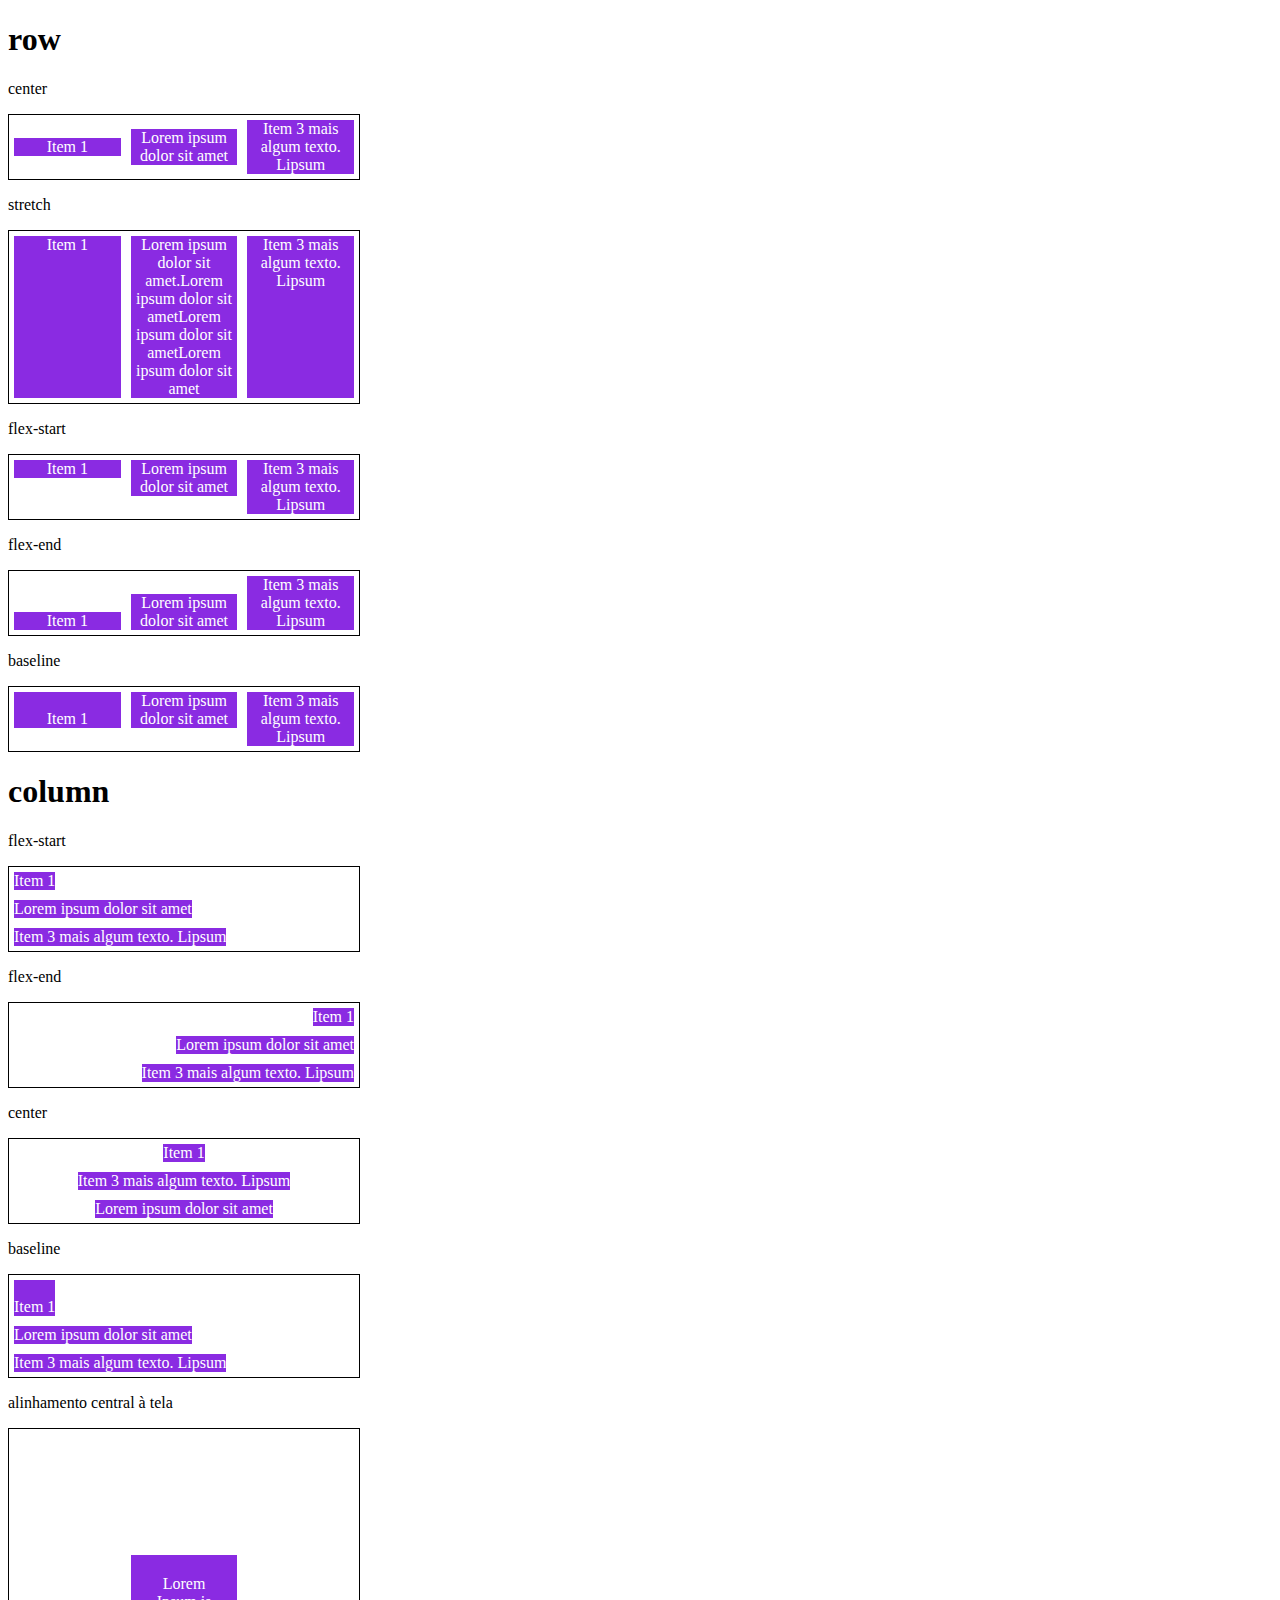
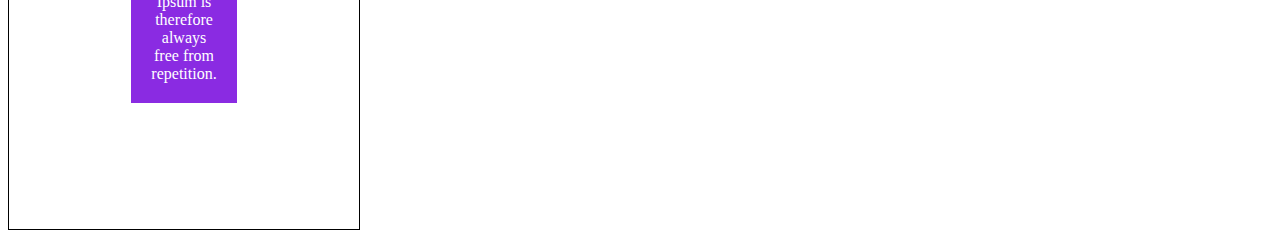
<file: Módulo 2 - HTML-CSS-JS/Posicionando Elementos com Flexbox em CSS/project-flexbox-dio-master/5-align-items.html>
<!DOCTYPE html>
<html lang="en">
<head>
    <meta charset="UTF-8">
    <meta name="viewport" content="width=device-width, initial-scale=1.0">
    <title>Fundamentos - align items</title>

    <style>
        .container{
            max-width: 350px;
            border: 1px solid black;
            display: flex;
        }

        .item{
            background-color: blueviolet;
            margin: 5px;
            color: white;
            text-align: center;
            flex: 1;
        }
        
        .center{
            align-items: center;
        }

        .stretch{
            align-items: stretch;
        }

        .start{
            align-items: flex-start;
        }

        .end{
            align-items: flex-end;
        }

        .baseline{
            align-items: baseline;
        }

        .column{
            flex-direction: column;
        }

        .central{
            height: 400px;
            justify-content: center;
        }
        .central .item{
            flex: 0;
            padding: 20px;
        }
    </style>
</head>
<body>
    <h1>row</h1>
    <p>center</p>
    <section class="container center">
        <div class="item">Item 1</div>
        <div class="item">Lorem ipsum dolor sit amet</div>
        <div class="item">Item 3 mais algum texto. Lipsum</div>
    </section>

    <p>stretch</p>
    <section class="container stretch">
        <div class="item">Item 1</div>
        <div class="item">Lorem ipsum dolor sit amet.Lorem ipsum dolor sit ametLorem ipsum dolor sit ametLorem ipsum dolor sit amet</div>
        <div class="item">Item 3 mais algum texto. Lipsum</div>
    </section>

    <p>flex-start</p>
    <section class="container start">
        <div class="item">Item 1</div>
        <div class="item">Lorem ipsum dolor sit amet</div>
        <div class="item">Item 3 mais algum texto. Lipsum</div>
    </section>

    <p>flex-end</p>
    <section class="container end">
        <div class="item">Item 1</div>
        <div class="item">Lorem ipsum dolor sit amet</div>
        <div class="item">Item 3 mais algum texto. Lipsum</div>
    </section>

    <p>baseline</p>
    <section class="container baseline">
        <div class="item"><br>Item 1</div>
        <div class="item">Lorem ipsum dolor sit amet</div>
        <div class="item">Item 3 mais algum texto. Lipsum</div>
    </section>

    <h1>column</h1>
    <p>flex-start</p>
    <section class="container start column">
        <div class="item">Item 1</div>
        <div class="item">Lorem ipsum dolor sit amet</div>
        <div class="item">Item 3 mais algum texto. Lipsum</div>
    </section>

    <p>flex-end</p>
    <section class="container end column">
        <div class="item">Item 1</div>
        <div class="item">Lorem ipsum dolor sit amet</div>
        <div class="item">Item 3 mais algum texto. Lipsum</div>
    </section>

    <p>center</p>
    <section class="container center column">
        <div class="item">Item 1</div>
        <div class="item">Item 3 mais algum texto. Lipsum</div>
        <div class="item">Lorem ipsum dolor sit amet</div>
    </section>

    <p>baseline</p>
    <section class="container baseline column">
        <div class="item"><br>Item 1</div>
        <div class="item">Lorem ipsum dolor sit amet</div>
        <div class="item">Item 3 mais algum texto. Lipsum</div>
    </section>

    <p>alinhamento central à tela</p>
    <section class="container central center">
        <div class="item"> Lorem Ipsum is therefore always free from repetition.</div>
    </section>
</body>
</html>
</file>
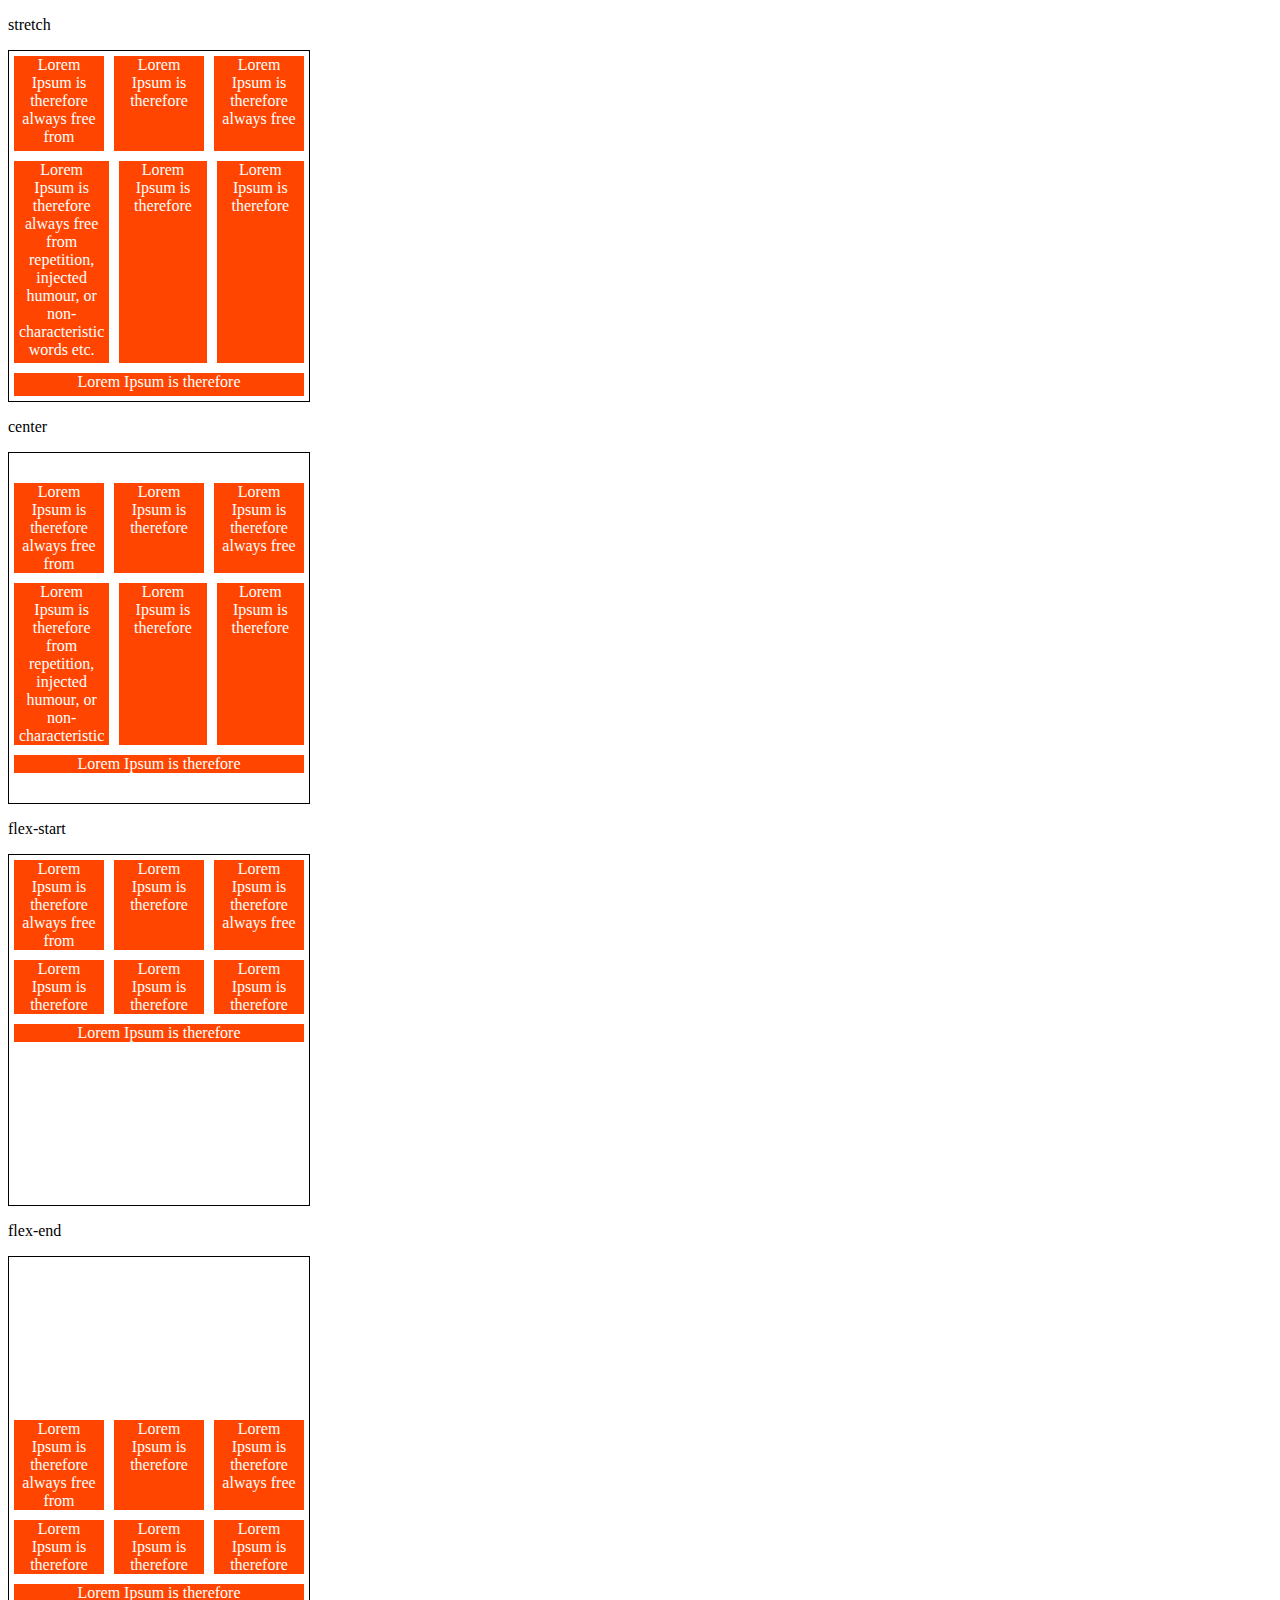
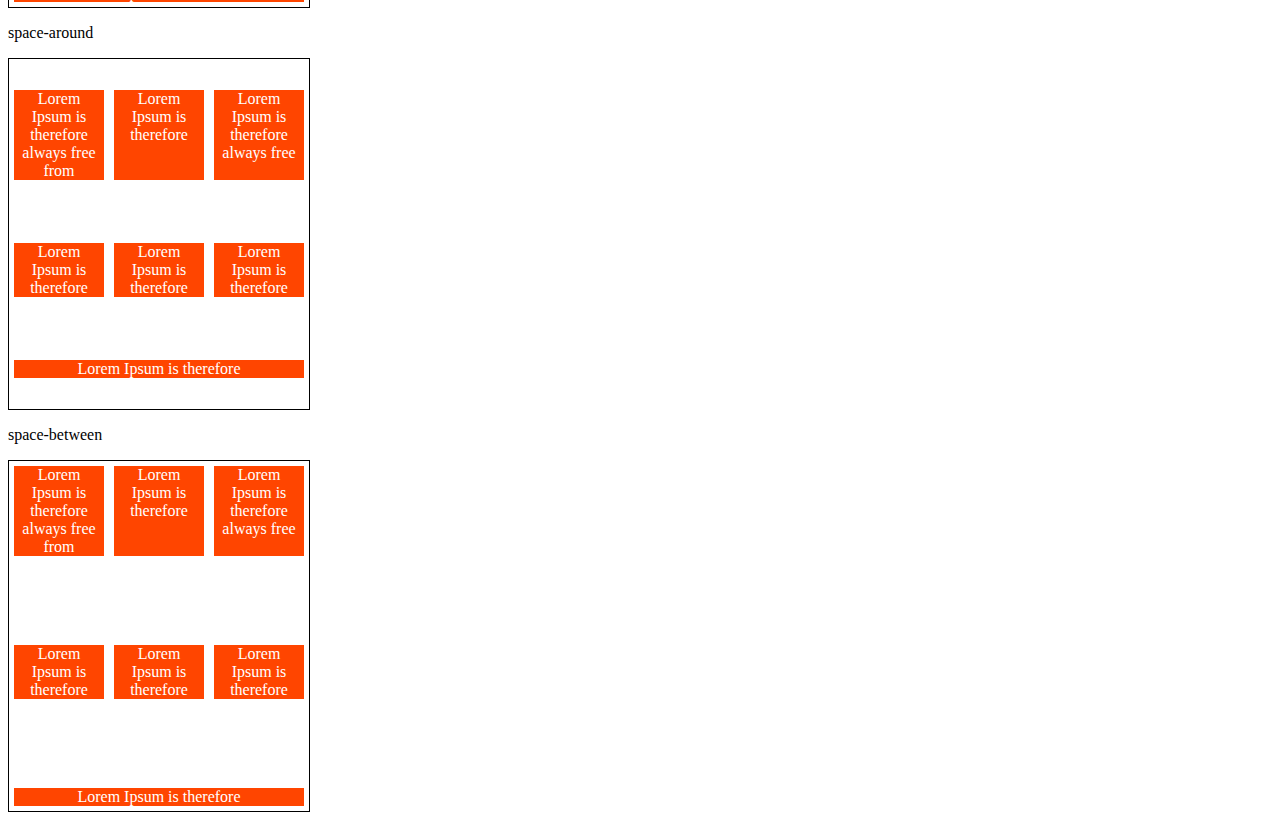
<file: Módulo 2 - HTML-CSS-JS/Posicionando Elementos com Flexbox em CSS/project-flexbox-dio-master/6-align-content.html>
<!DOCTYPE html>
<html lang="en">
<head>
    <meta charset="UTF-8">
    <meta name="viewport" content="width=device-width, initial-scale=1.0">
    <title>Fundamentos - align content</title>
    <style>
        .container{
            height: 350px;
            max-width: 300px;
            display: flex;
            flex-wrap: wrap;
            border: 1px solid black;
        }

        .item{
            background-color: orangered;
            padding: 0 5px;
            margin: 5px;
            flex: 1;
            text-align: center;
            color: white;
        }
        .stretch{
            align-content: stretch;
        }

        .center{
            align-content: center;
        }

        .flex-start{
            align-content: flex-start;
        }

        .flex-end{
            align-content: flex-end;
        }

        .space-around{
            align-content: space-around;
        }

        .space-between{
            align-content: space-between;
        }
    </style>
</head>
<body>
    <p>stretch</p>
    <div class="container stretch">
        <div class="item">Lorem Ipsum is therefore always free from</div>
        <div class="item">Lorem Ipsum is therefore</div>
        <div class="item">Lorem Ipsum is therefore always free</div>
        <div class="item">Lorem Ipsum is therefore always free from repetition, injected humour, or non-characteristic words etc.</div>
        <div class="item">Lorem Ipsum is therefore</div>
        <div class="item">Lorem Ipsum is therefore</div>
        <div class="item">Lorem Ipsum is therefore</div>
    </div>
    
    <p>center</p>
    <div class="container center">
        <div class="item">Lorem Ipsum is therefore always free from</div>
        <div class="item">Lorem Ipsum is therefore</div>
        <div class="item">Lorem Ipsum is therefore always free</div>
        <div class="item">Lorem Ipsum is therefore from repetition, injected humour, or non-characteristic</div>
        <div class="item">Lorem Ipsum is therefore</div>
        <div class="item">Lorem Ipsum is therefore</div>
        <div class="item">Lorem Ipsum is therefore</div>
    </div>


    <p>flex-start</p>
    <div class="container flex-start">
        <div class="item">Lorem Ipsum is therefore always free from</div>
        <div class="item">Lorem Ipsum is therefore</div>
        <div class="item">Lorem Ipsum is therefore always free</div>
        <div class="item">Lorem Ipsum is therefore</div>
        <div class="item">Lorem Ipsum is therefore</div>
        <div class="item">Lorem Ipsum is therefore</div>
        <div class="item">Lorem Ipsum is therefore</div>
    </div>

    <p>flex-end</p>
    <div class="container flex-end">
        <div class="item">Lorem Ipsum is therefore always free from</div>
        <div class="item">Lorem Ipsum is therefore</div>
        <div class="item">Lorem Ipsum is therefore always free</div>
        <div class="item">Lorem Ipsum is therefore</div>
        <div class="item">Lorem Ipsum is therefore</div>
        <div class="item">Lorem Ipsum is therefore</div>
        <div class="item">Lorem Ipsum is therefore</div>
    </div>

    <p>space-around</p>
    <div class="container space-around">
        <div class="item">Lorem Ipsum is therefore always free from</div>
        <div class="item">Lorem Ipsum is therefore</div>
        <div class="item">Lorem Ipsum is therefore always free</div>
        <div class="item">Lorem Ipsum is therefore</div>
        <div class="item">Lorem Ipsum is therefore</div>
        <div class="item">Lorem Ipsum is therefore</div>
        <div class="item">Lorem Ipsum is therefore</div>
    </div>

    <p>space-between</p>
    <div class="container space-between">
        <div class="item">Lorem Ipsum is therefore always free from</div>
        <div class="item">Lorem Ipsum is therefore</div>
        <div class="item">Lorem Ipsum is therefore always free</div>
        <div class="item">Lorem Ipsum is therefore</div>
        <div class="item">Lorem Ipsum is therefore</div>
        <div class="item">Lorem Ipsum is therefore</div>
        <div class="item">Lorem Ipsum is therefore</div>
    </div>
</body>
</html>
</file>
<file: Módulo 2 - HTML-CSS-JS/instagram-dio-master/style.css>
* {
    padding: 0;
    margin: 0;
    box-sizing: border-box;
    text-decoration: none;
    font-family: sans-serif;
    font-size: 14px;
}

body {
    width: 100%;
    min-height: 100vh;
    background-color: rgb(243, 243, 243);
    margin: 0;
    padding: 0;
    display: flex;
    justify-content: center;
}

.instagram-wrapper {
    display: flex;
    align-items: center;
    justify-content: start;
    width: 60%;
    height: 100vh;
}

.instagram-phone {
    display: flex;
    align-items: center;
    justify-content: center;
    width: 50%;
}

.instagram-phone img {
    height: 50rem;
}

.instagram-continue {
    display: flex;
    align-items: center; /* horizontal */
    justify-content: space-around; /* vertical */
    flex-direction: column;
    width: 50%;
    min-height: 34rem;
}

.group {
    display: flex;
    justify-content: space-between;
    align-items: center;
    flex-direction: column;
    background-color: #ffffff;
    width: 100%;
    padding: 1.3rem 0;
    border: 1px solid lightgray;
}

.group:nth-child(1) {
    min-height: 19rem;
}

.instagram-logo {
    height: 3rem;
}

.profile-photo {
    display: flex;
    justify-content: center;
    align-items: center;
    border-radius: 50%;
    overflow: hidden;
}

.profile-photo img {
    height: 6rem;
}

.instagram-login {
    background-color: #0095f6;
    color: #ffffff;
    padding: 8px;
    border-radius: 4px;
}

.instagram-logout {
    color: #0095f6;
    margin-top: 1rem;
}

.not-account {
    color: rgb(160, 160, 160);
}

.link-blue {
    color: #0095f6;
}

.get-the-app {
    display: flex;
    flex-direction: column;
    align-items: center;
    justify-content: center;
    width: 100%;
    padding: 1.3rem 0;
}

.download {
    display: flex;
    width: 100%;
    justify-content: space-evenly;
    align-items: center;
    padding: 1rem;
}

.app-download {
    height: 3rem;
    width: 10rem;
    background-size: cover;
}

.app-download:nth-child(1) {
    background-image: url('./img/apple-button.png');
}

.app-download:nth-child(2) {
    background-image: url('./img/googleplay-button.png');
}

/* media queries */


@media (max-width: 1024px) {
    .instagram-wrapper {
        width: 90%;
    }
}

@media (max-width: 650px) {
    body {
        background-color: #ffffff;
    }

    .instagram-wrapper {
        width: 90%;
    }

    .instagram-phone {
        display: none;
    }

    .instagram-continue {
        width: 100%;
    }
    
    .group {
        border: 1px solid transparent;
    }
}
</file>
<file: Módulo 2 - HTML-CSS-JS/Posicionando Elementos com Flexbox em CSS/project-flexbox-dio-master/flex-projeto/style.css>
* {
    margin: 0;
    padding: 0;
    font-family: 'Open Sans', sans-serif;
}

ul {
    list-style: none;
    margin: 0;
    padding: 0;
}

ul li a {
    text-decoration: none;
}

div img {
    display: block;
    width: 100%;
}

.flex-container {
    display: flex;
    max-width: 992px;
    margin: auto;
    width: 100%;
    min-width: 320px;
}

header {
    background-color: #122A57;
    height: 100px;
    display: flex;
    align-items: center;
    color: #fff;
}

header .list-items {
    display: flex;
    max-width: 260px;
    width: 100%;
    justify-content: space-between;
    align-items: center;
}

.list-items li a{
    color: #fff;
}

header .menu {
    justify-content: space-between;
}

.apresentação {
    height: 100vh;
    align-items: center;
    justify-content: space-between;
}

.apresentação .texto-apresentação {
    min-height: 200px;
}

.texto-apresentação h1 {
    color: #122A57;
    font-size: 48px;
    margin: 10px;
}

.btn {
    background-color: #122A57;
    color: #fff;
    text-align: center;
    border-radius: 30px;
    width: 220px;
    display: block;
    text-decoration: none;
    height: 50px;
    line-height: 50px;
    margin-top: 10px;
    margin-bottom: 10px;
}

#quem-somos {
    flex-direction: row-reverse;
    align-items: center;
    justify-content: space-between;
}

#quem-somos h2 {
    font-size: 32px;
    color: #122A57;
    display: flex;
    margin-bottom: 20px;
}

#quem-somos h2::before {
    content: "";
    height: 50px;
    width: 5px;
    margin-right: 5px;
    background-color: #122A57;
    position: relative;
}

#quem-somos p {
    margin-bottom: 10px;
    width: 90%;
}

#quem-somos img {
    min-width: 420px;
}

.container-externo {
    background-color: #122A57;
    width: 100%;
}

#serviços {
    flex-direction: column;
    padding-top: 50px;
    padding-bottom: 100px;
}

#serviços h2 {
    color: #fff;
    font-size: 32px;
    margin-bottom: 20px;
}

.list-serviços {
    display: flex;
    justify-content: space-between;
}

.list-serviços .item-serviço {
    text-align: center;
}

.item-serviço a {
    width: 220px;
    background-color: #fff;
    border-radius: 30px;
    height: 50px;
    text-align: center;
    line-height: 50px;
    padding: 5px 10px;
    color: #122A57;
    font-size: 12px;
    text-decoration: none;
    font-weight: 700;
}

.item-serviço p {
    font-weight: 700;
    font-size: 18px;
    color: #fff;
    margin-top: 20px;
}

.item-serviço img {
    width: 80%;
    margin: auto;
}

#planos {
    flex-direction: column;
    min-height: 100vh;
    padding-top: 50px;
}

#planos h2{
    font-size: 32px;
}

.list-planos {
    display: flex;
    align-items: flex-end;
    justify-content: space-between;
}

.item-plano {
    flex: 1;
    border: 5px solid #122A57;
    margin-right: 20px;
    padding: 10px;
    max-width: 240px;
}

.item-plano .btn {
    margin: auto;
    margin-bottom: 20px;
}

.item-plano h3 {
    font-size: 24px;
    display: flex;
    flex-direction: column;
    text-align: center;
    margin-top: 20px;
}

.item-plano h3::after {
    content: "";
    background-color: #122A57;
    width: 100%;
    height: 3px;
    margin-top: 20px;
    margin-bottom: 10px;
}

.item-plano ul {
    padding: 10px 20px;
    display: flex;
    flex-direction: column;
    margin-bottom: 10px;
}

.item-plano ul li {
    display: flex;
    flex-wrap: nowrap;
    align-items: center;
}

.item-plano ul li::before {
    content: "";
    width: 10px;
    height: 10px;
    background-color: #122A57;
    margin-right: 5px;
}

footer {
    background-color: #122A57;
    height: 70px;
    display: flex;
    align-items: center;
}

footer .footer {
    justify-content: space-between;
    color: #fff;
}

/* mobile */
@media(max-width: 992px) {
    .flex-container {
        flex-direction: column;
    }

    .apresentaçõa {
        flex-direction: column-reverse;
    }

    .apresentação .texto-apresentação {
        width: 100%;
    }

    #quem-somos {
        flex-direction: column-reverse;
    }

    #quem-somos img {
        min-width: 320px;
        margin: auto;
    }

    .list-serviços {
        flex-direction: column;
    }

    .item-serviço img {
        width: 50%;
        margin: auto;
    }

    .list-planos {
        flex-direction: column;
        align-items: flex-start;
        margin-bottom: 20px;
    }

    .list-planos .item-plano {
        max-width: 90%;
        margin: auto;
        width: 100%;
        margin-bottom: 20px;
    }
}
</file>
<file: Módulo 2 - HTML-CSS-JS/style.css>
body {
    background: #f7f7f7;
    font-family: Verdana;
    max-width: 900px;
    margin: auto;
}

.photo {
    border: 1px solid #505050;
    border-radius: 50%;
}

#title, .subtitle, .post_title {
    color: #505050;
}

#title {
    font-size: 40px;
    text-transform: uppercase;
}

a {
    text-decoration: line-through;
    color: #505050;
}

.post_title {
    font-size: 16px;
    font-style: italic;
    margin: 0;
    margin-bottom: 15px;
}

.post {
    background: #fff;
    padding: 15px;
    border: 3px solid #505050;
    margin-bottom: 15px;
    border-radius: 5px;
}

.post_content {
    margin: 0;
    margin-bottom: 15px;
    text-transform: capitalize;
    text-align: justify;
}

.post_image {
    margin-bottom: 15px;
    width: 100%;
}

.list {
    list-style-type: none;
    padding-left: 15px;
}

.list li a {
    text-decoration: none;
}
</file>
<file: Módulo 2 - HTML-CSS-JS/Projeto Recriando a Interface do Instagram/style0.css>
* {
    padding: 0;
    margin: 0;
    box-sizing: border-box;
    text-decoration: none;
    font-family: sans-serif;
    font-size: 14px;
}

body {
    width: 100%;
    min-height: 100vh;
    background-color: rgb(243, 243, 243);
    margin: 0;
    padding: 0;
    display: flex;
    justify-content: center;
}

.postart-wrapper {
    display: flex;
    align-items: center;
    justify-content: flex-start;
    width: 60%;
    height: 100vh;
}

.postart-celular {
    display: flex;
    align-items: center;
    justify-content: center;
    width: 50%;
}

.postart-celular img {
    height: 800px;
}

.postart-login {
    display: flex;
    align-items: center;
    justify-content: space-around;
    flex-direction: column;
    width: 50%;
    min-height: 544px;
}

.grupo {
    display: flex;
    justify-content: space-between;
    align-items: center;
    flex-direction: column;
    background-color: #fff;
    width: 100%;
    padding: 20.8px 0px;
    border: 1px solid lightgray;
}

.grupo:nth-child(1) {
    min-height: 304px;
}

.postart-logo {
    height: 48px;
    margin: 16px;
}

.perfil {
    display: flex;
    align-items: center;
    justify-content: center;
    border-radius: 50%;
    overflow: hidden;
    margin: 16px;
}

.perfil img {
    height: 150px;
}

.Continue {
    background-color: #0095f6;
    color: #fff;
    padding: 8px;
    border-radius: 4px;
    margin: 16px;
}

.LogOut {
    color: #0095f6;
    margin: 16px;
}

.sem-conta {
    color: rgb(160, 160, 160);
}

.link {
    color: #0095f6;
}

.baixe-o-app {
    display: flex;
    flex-direction: column;
    align-items: center;
    justify-content: center;
    width: 100%;
    padding: 20,8px 0;
}

.download {
    display: flex;
    align-items: center;
    justify-content: space-evenly;
    width: 100%;
    padding: 16px;
}

.app-download {
    height: 48px;
    width: 160px;
    background-size: cover;
}

.app-download:nth-child(1) {
    background-image: url(./Imagens/apple-button.png);
}

.app-download:nth-child(2) {
    background-image: url(./Imagens/googleplay-button.png);
}

/* media queries */


@media (max-width: 1024px) {
    .postart-wrapper {
        width: 90%;
    }
}

@media (max-width: 650px) {
    body {
        background-color: #ffffff;
    }

    .postart-wrapper {
        width: 90%;
    }

    .postart-celular {
        display: none;
    }

    .postart-login {
        width: 100%;
    }
    
    .grupo {
        border: 1px solid transparent;
    }
}
</file>
